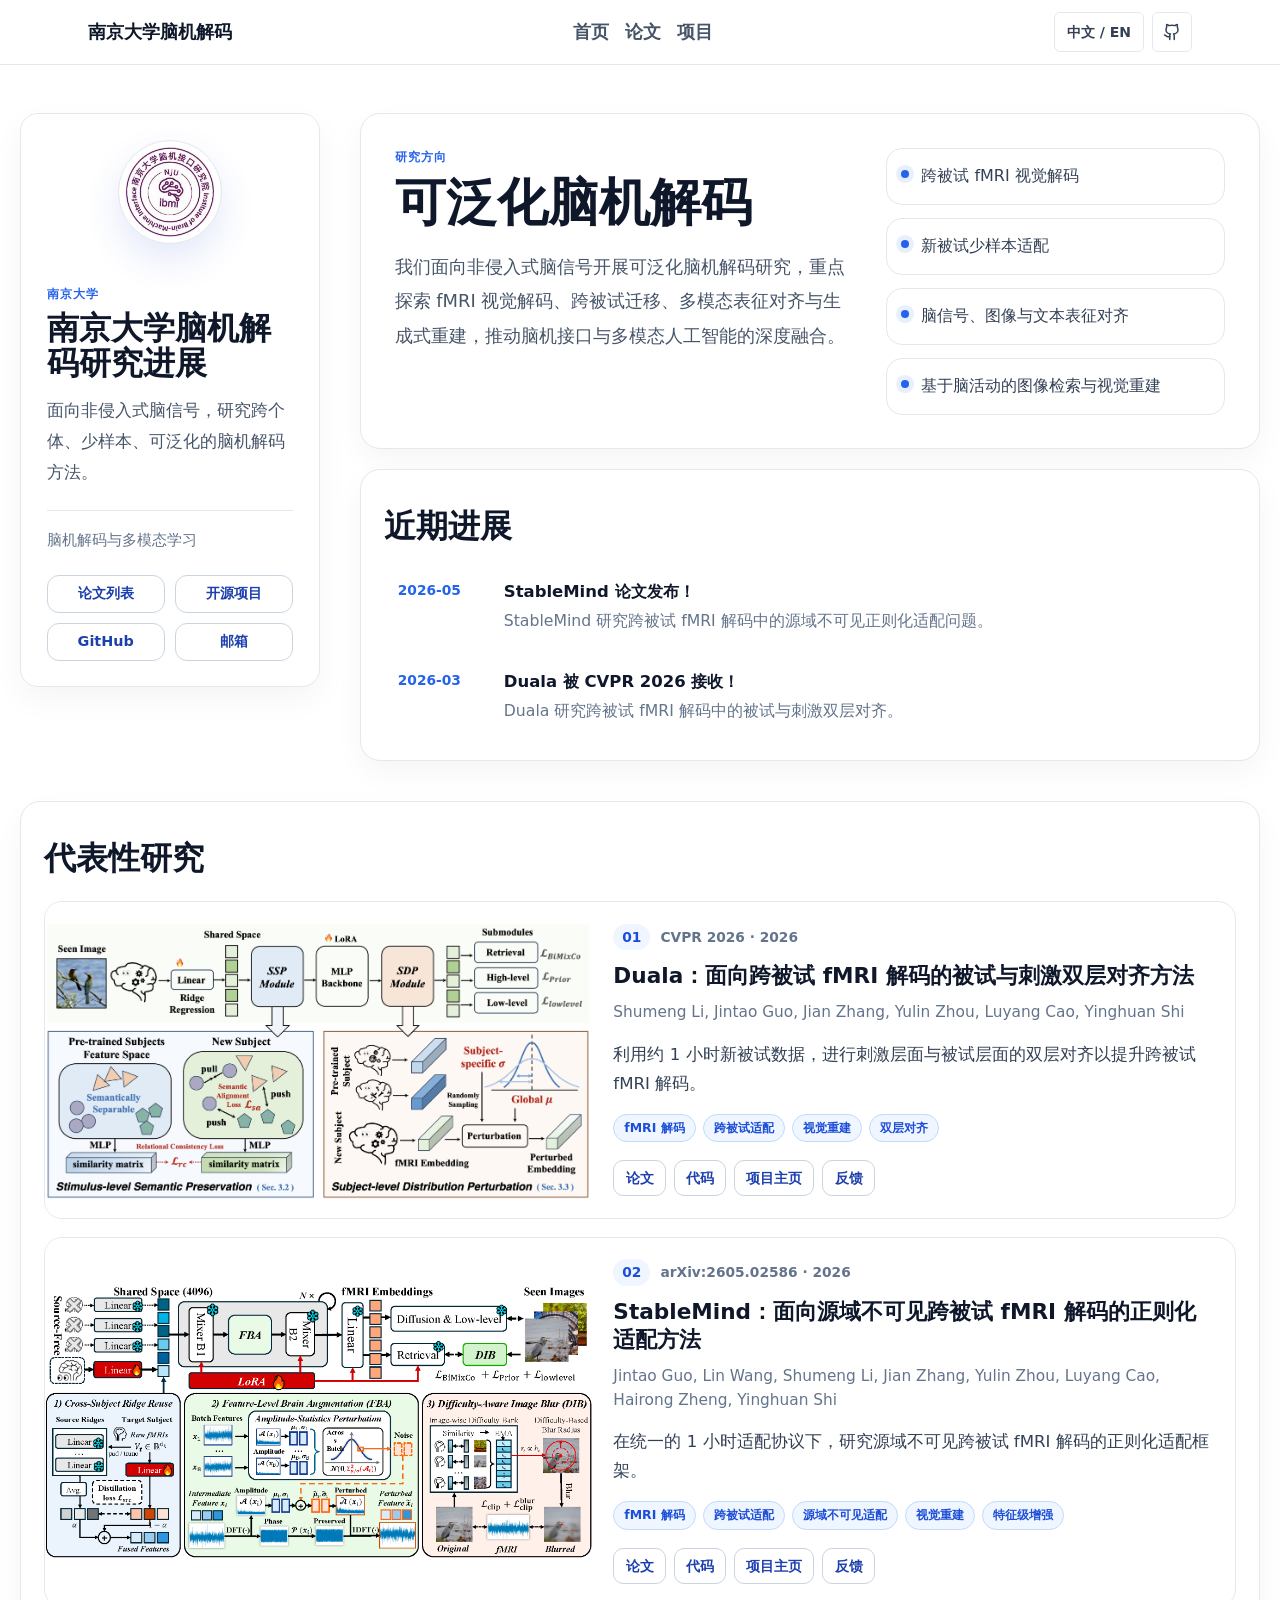
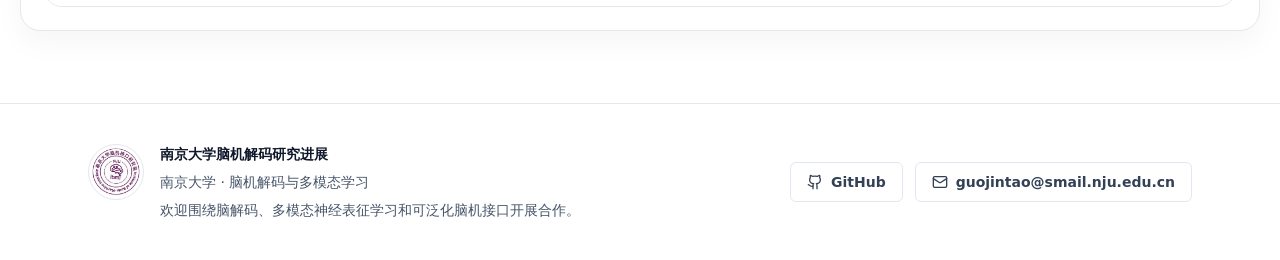
<file: index.html>
<!DOCTYPE html><html lang="zh-CN" data-locale="zh"> <head><meta charset="UTF-8"><meta name="description" content="南京大学脑机解码方向科研宣传主页，展示跨个体泛化、多模态脑信号理解、少样本适配与视觉刺激重建工作。"><meta name="viewport" content="width=device-width, initial-scale=1.0"><meta name="generator" content="Astro v5.18.2"><title>NJU Brain Decoding</title><script>
      (() => {
        const stored = localStorage.getItem("nju-brain-locale");
        const locale = stored === "zh" || stored === "en" ? stored : "zh";
        document.documentElement.dataset.locale = locale;
        document.documentElement.lang = locale === "zh" ? "zh-CN" : "en";
      })();
    </script><link rel="stylesheet" href="/_astro/index.Bi147SI-.css"></head> <body> <div class="site-background" aria-hidden="true"> <div class="nju-seal nju-seal-primary"> <span>南京大学</span> <strong>NJU</strong> <small>1902</small> </div> <div class="nju-seal nju-seal-secondary"> <span>南京大学</span> <strong>NJU</strong> <small>1902</small> </div> </div> <header class="sticky top-0 z-20 border-b border-slate-200 bg-white/95 backdrop-blur"><nav class="mx-auto flex max-w-6xl flex-wrap items-center justify-between gap-3 px-5 py-3 lg:px-6" aria-label="Main navigation"><a class="text-base font-bold text-ink md:text-lg" href="/" aria-label="NJU Brain Decoding"><span class="lang-en ">NJU Brain Decoding</span><span class="lang-zh ">南京大学脑机解码</span></a><div class="order-3 flex w-full items-center gap-4 overflow-x-auto border-t border-slate-100 pt-3 md:order-none md:w-auto md:border-0 md:pt-0"><a class="text-base font-semibold text-slate-600 transition hover:text-nju-700 md:text-lg" href="/"><span class="lang-en ">Home</span><span class="lang-zh ">首页</span></a><a class="text-base font-semibold text-slate-600 transition hover:text-nju-700 md:text-lg" href="/publications/"><span class="lang-en ">Publications</span><span class="lang-zh ">论文</span></a><a class="text-base font-semibold text-slate-600 transition hover:text-nju-700 md:text-lg" href="/projects/"><span class="lang-en ">Projects</span><span class="lang-zh ">项目</span></a></div><div class="flex items-center gap-2"><button class="lang-button" type="button" data-locale-toggle="true" aria-pressed="true">中文 / EN</button><a class="icon-link" href="https://github.com/NJU-BrainDecoding" aria-label="GitHub"><svg xmlns="http://www.w3.org/2000/svg" width="18" height="18" viewBox="0 0 24 24" fill="none" stroke="currentColor" stroke-width="2" stroke-linecap="round" stroke-linejoin="round" class="lucide lucide-github" aria-hidden="true"><path d="M15 22v-4a4.8 4.8 0 0 0-1-3.5c3 0 6-2 6-5.5.08-1.25-.27-2.48-1-3.5.28-1.15.28-2.35 0-3.5 0 0-1 0-3 1.5-2.64-.5-5.36-.5-8 0C6 2 5 2 5 2c-.3 1.15-.3 2.35 0 3.5A5.403 5.403 0 0 0 4 9c0 3.5 3 5.5 6 5.5-.39.49-.68 1.05-.85 1.65-.17.6-.22 1.23-.15 1.85v4"></path><path d="M9 18c-4.51 2-5-2-7-2"></path></svg></a></div></nav></header> <main>  <div class="homepage-shell"> <!-- Top: lab profile on the left, research/news summary on the right. --> <div class="top-grid"> <aside class="lab-sidebar"> <img class="lab-logo" src="/images/nju-bci-logo.png" alt="Nanjing University Brain-Machine Interface Institute logo"> <p class="sidebar-kicker"> <span class="lang-en ">Nanjing University</span><span class="lang-zh ">南京大学</span> </p> <h1> <span class="lang-en ">NJU Brain Decoding</span><span class="lang-zh ">南京大学脑机解码研究进展</span> </h1> <p class="lang-en sidebar-lead">We develop generalizable brain decoding methods for non-invasive neural signals.</p><p class="lang-zh sidebar-lead">面向非侵入式脑信号，研究跨个体、少样本、可泛化的脑机解码方法。</p> <div class="sidebar-meta"> <p> <span class="lang-en ">Brain Decoding and Multimodal Learning</span><span class="lang-zh ">脑机解码与多模态学习</span> </p> </div> <div class="sidebar-links"> <a href="/publications/"> <span class="lang-en ">Publications</span><span class="lang-zh ">论文列表</span> </a><a href="/projects/"> <span class="lang-en ">Projects</span><span class="lang-zh ">开源项目</span> </a><a href="https://github.com/NJU-BrainDecoding"> <span class="lang-en ">GitHub</span><span class="lang-zh ">GitHub</span> </a><a href="mailto:guojintao@smail.nju.edu.cn"> <span class="lang-en ">Email</span><span class="lang-zh ">邮箱</span> </a> </div> </aside> <div class="lab-main"> <!-- Research summary copy is maintained in src/data/site.ts. --> <section id="research" class="intro-panel"> <div> <p class="section-label"> <span class="lang-en ">Research</span><span class="lang-zh ">研究方向</span> </p> <h2> <span class="lang-en ">Generalizable Brain Decoding</span><span class="lang-zh ">可泛化脑机解码</span> </h2> <p class="lang-en intro-copy">We study how to decode visual and semantic information from brain signals when new-subject data are limited and neural responses vary across individuals.</p><p class="lang-zh intro-copy">我们面向非侵入式脑信号开展可泛化脑机解码研究，重点探索 fMRI 视觉解码、跨被试迁移、多模态表征对齐与生成式重建，推动脑机接口与多模态人工智能的深度融合。</p> </div> <div class="summary-list"> <div class="summary-item"> <span class="summary-dot"></span> <p><span class="lang-en ">Cross-subject fMRI visual decoding.</span><span class="lang-zh ">跨被试 fMRI 视觉解码</span></p> </div><div class="summary-item"> <span class="summary-dot"></span> <p><span class="lang-en ">Few-shot adaptation for new subjects.</span><span class="lang-zh ">新被试少样本适配</span></p> </div><div class="summary-item"> <span class="summary-dot"></span> <p><span class="lang-en ">Brain-image-text representation alignment.</span><span class="lang-zh ">脑信号、图像与文本表征对齐</span></p> </div><div class="summary-item"> <span class="summary-dot"></span> <p><span class="lang-en ">Visual retrieval and reconstruction from brain activity.</span><span class="lang-zh ">基于脑活动的图像检索与视觉重建</span></p> </div> </div> </section> <section class="news-strip"> <div class="section-heading-compact"> <h2> <span class="lang-en ">News</span><span class="lang-zh ">近期进展</span> </h2> </div> <div class="news-list-compact"> <a href="https://arxiv.org/pdf/2605.02586" class="news-row"> <time>2026-05</time> <div> <h3><span class="lang-en ">StableMind is released on arXiv!</span><span class="lang-zh ">StableMind 论文发布！</span></h3> <p><span class="lang-en ">StableMind studies source-free regularized adaptation for cross-subject fMRI decoding.</span><span class="lang-zh ">StableMind 研究跨被试 fMRI 解码中的源域不可见正则化适配问题。</span></p> </div> </a><a href="https://arxiv.org/pdf/2603.07625" class="news-row"> <time>2026-03</time> <div> <h3><span class="lang-en ">Duala is accepted by CVPR 2026!</span><span class="lang-zh ">Duala 被 CVPR 2026 接收！</span></h3> <p><span class="lang-en ">Duala studies dual-level alignment of subjects and stimuli for cross-subject fMRI decoding.</span><span class="lang-zh ">Duala 研究跨被试 fMRI 解码中的被试与刺激双层对齐。</span></p> </div> </a> </div> </section> </div> </div> <!-- Bottom: selected papers. Paper text/images are maintained in src/content/papers/*.md. --> <section class="works-section"> <div class="section-heading-compact"> <p class="section-label"> <span class="lang-en "></span><span class="lang-zh "></span> </p> <h2> <span class="lang-en ">Selected Research</span><span class="lang-zh ">代表性研究</span> </h2> </div> <div class="work-list"> <article class="work-card"> <div class="demo-slot">  <img src="/images/papers/duala/image1.png" alt="Duala method overview: stimulus-level semantic preservation and subject-level distribution perturbation." loading="lazy">  </div> <div class="work-body"> <div class="work-meta"> <span class="work-index">01</span> <span>CVPR 2026 · 2026</span> </div> <h3> <a class="work-title-link" href="/papers/duala/"> <span class="lang-en ">Duala: Dual-Level Alignment of Subjects and Stimuli for Cross-Subject fMRI Decoding</span><span class="lang-zh ">Duala：面向跨被试 fMRI 解码的被试与刺激双层对齐方法</span> </a> </h3> <p class="authors">Shumeng Li, Jintao Guo, Jian Zhang, Yulin Zhou, Luyang Cao, Yinghuan Shi</p> <p class="work-highlight"> <span class="lang-en ">Dual-level subject and stimulus alignment for cross-subject fMRI decoding with about one hour of adaptation data.</span><span class="lang-zh ">利用约 1 小时新被试数据，进行刺激层面与被试层面的双层对齐以提升跨被试 fMRI 解码。</span> </p> <div class="tag-row"> <span><span class="lang-en ">fMRI Decoding</span><span class="lang-zh ">fMRI 解码</span></span><span><span class="lang-en ">Cross-Subject Adaptation</span><span class="lang-zh ">跨被试适配</span></span><span><span class="lang-en ">Visual Reconstruction</span><span class="lang-zh ">视觉重建</span></span><span><span class="lang-en ">Dual-Level Alignment</span><span class="lang-zh ">双层对齐</span></span> </div> <div class="work-actions"> <a href="https://arxiv.org/pdf/2603.07625"><span class="lang-en ">Paper</span><span class="lang-zh ">论文</span></a> <a href="https://github.com/ShumengLI/Duala"><span class="lang-en ">Code</span><span class="lang-zh ">代码</span></a> <a href="https://nju-braindecoding.github.io/papers/duala/"><span class="lang-en ">Project</span><span class="lang-zh ">项目主页</span></a> <a href="https://github.com/ShumengLI/Duala/issues"><span class="lang-en ">Issues</span><span class="lang-zh ">反馈</span></a> </div> </div> </article><article class="work-card"> <div class="demo-slot">  <img src="/images/papers/stablemind/image1.png" alt="StableMind method framework" loading="lazy">  </div> <div class="work-body"> <div class="work-meta"> <span class="work-index">02</span> <span>arXiv:2605.02586 · 2026</span> </div> <h3> <a class="work-title-link" href="/papers/stablemind/"> <span class="lang-en ">StableMind: Source-Free Cross-Subject fMRI Decoding with Regularized Adaptation</span><span class="lang-zh ">StableMind：面向源域不可见跨被试 fMRI 解码的正则化适配方法</span> </a> </h3> <p class="authors">Jintao Guo, Lin Wang, Shumeng Li, Jian Zhang, Yulin Zhou, Luyang Cao, Hairong Zheng, Yinghuan Shi</p> <p class="work-highlight"> <span class="lang-en ">Source-free regularized adaptation for cross-subject fMRI decoding under a unified 1-hour adaptation protocol.</span><span class="lang-zh ">在统一的 1 小时适配协议下，研究源域不可见跨被试 fMRI 解码的正则化适配框架。</span> </p> <div class="tag-row"> <span><span class="lang-en ">fMRI Decoding</span><span class="lang-zh ">fMRI 解码</span></span><span><span class="lang-en ">Cross-Subject Adaptation</span><span class="lang-zh ">跨被试适配</span></span><span><span class="lang-en ">Source-Free Adaptation</span><span class="lang-zh ">源域不可见适配</span></span><span><span class="lang-en ">Visual Reconstruction</span><span class="lang-zh ">视觉重建</span></span><span><span class="lang-en ">Feature-Level Augmentation</span><span class="lang-zh ">特征级增强</span></span> </div> <div class="work-actions"> <a href="https://arxiv.org/pdf/2605.02586"><span class="lang-en ">Paper</span><span class="lang-zh ">论文</span></a> <a href="https://github.com/lingeringlight/StableMind"><span class="lang-en ">Code</span><span class="lang-zh ">代码</span></a> <a href="https://nju-braindecoding.github.io/papers/stablemind/"><span class="lang-en ">Project</span><span class="lang-zh ">项目主页</span></a> <a href="https://github.com/lingeringlight/StableMind/issues"><span class="lang-en ">Issues</span><span class="lang-zh ">反馈</span></a> </div> </div> </article> </div> </section> </div>  </main> <link rel="preload" as="image" href="/images/nju-bci-logo.png"/><footer class="border-t border-slate-200 bg-white"><div class="mx-auto grid max-w-6xl gap-6 px-5 py-10 text-sm text-slate-600 md:grid-cols-[1fr_auto] lg:px-6"><div class="footer-brand"><img src="/images/nju-bci-logo.png" alt="Nanjing University Brain-Machine Interface Institute logo"/><div><p class="font-semibold text-ink"><span class="lang-en ">NJU Brain Decoding</span><span class="lang-zh ">南京大学脑机解码研究进展</span></p><p class="lang-en mt-2">Nanjing University · Brain Decoding and Multimodal Learning</p><p class="lang-zh mt-2">南京大学 · 脑机解码与多模态学习</p><p class="lang-en mt-2">We welcome collaborations on brain decoding, multimodal neural representation learning, and generalizable brain-computer interfaces.</p><p class="lang-zh mt-2">欢迎围绕脑解码、多模态神经表征学习和可泛化脑机接口开展合作。</p></div></div><div class="flex flex-wrap items-center gap-3 md:justify-end"><a class="footer-link" href="https://github.com/NJU-BrainDecoding"><svg xmlns="http://www.w3.org/2000/svg" width="16" height="16" viewBox="0 0 24 24" fill="none" stroke="currentColor" stroke-width="2" stroke-linecap="round" stroke-linejoin="round" class="lucide lucide-github" aria-hidden="true"><path d="M15 22v-4a4.8 4.8 0 0 0-1-3.5c3 0 6-2 6-5.5.08-1.25-.27-2.48-1-3.5.28-1.15.28-2.35 0-3.5 0 0-1 0-3 1.5-2.64-.5-5.36-.5-8 0C6 2 5 2 5 2c-.3 1.15-.3 2.35 0 3.5A5.403 5.403 0 0 0 4 9c0 3.5 3 5.5 6 5.5-.39.49-.68 1.05-.85 1.65-.17.6-.22 1.23-.15 1.85v4"></path><path d="M9 18c-4.51 2-5-2-7-2"></path></svg>GitHub</a><a class="footer-link" href="mailto:guojintao@smail.nju.edu.cn"><svg xmlns="http://www.w3.org/2000/svg" width="16" height="16" viewBox="0 0 24 24" fill="none" stroke="currentColor" stroke-width="2" stroke-linecap="round" stroke-linejoin="round" class="lucide lucide-mail" aria-hidden="true"><path d="m22 7-8.991 5.727a2 2 0 0 1-2.009 0L2 7"></path><rect x="2" y="4" width="20" height="16" rx="2"></rect></svg>guojintao@smail.nju.edu.cn</a></div></div></footer> <script>
      (() => {
        const root = document.documentElement;
        const apply = (locale) => {
          root.dataset.locale = locale;
          root.lang = locale === "zh" ? "zh-CN" : "en";
          localStorage.setItem("nju-brain-locale", locale);
          document.querySelectorAll("[data-locale-toggle]").forEach((button) => {
            button.setAttribute("aria-pressed", String(locale === "zh"));
          });
        };
        document.querySelectorAll("[data-locale-toggle]").forEach((button) => {
          button.addEventListener("click", () => apply(root.dataset.locale === "zh" ? "en" : "zh"));
        });
        apply(root.dataset.locale || "zh");
      })();
    </script> </body> </html>
</file>
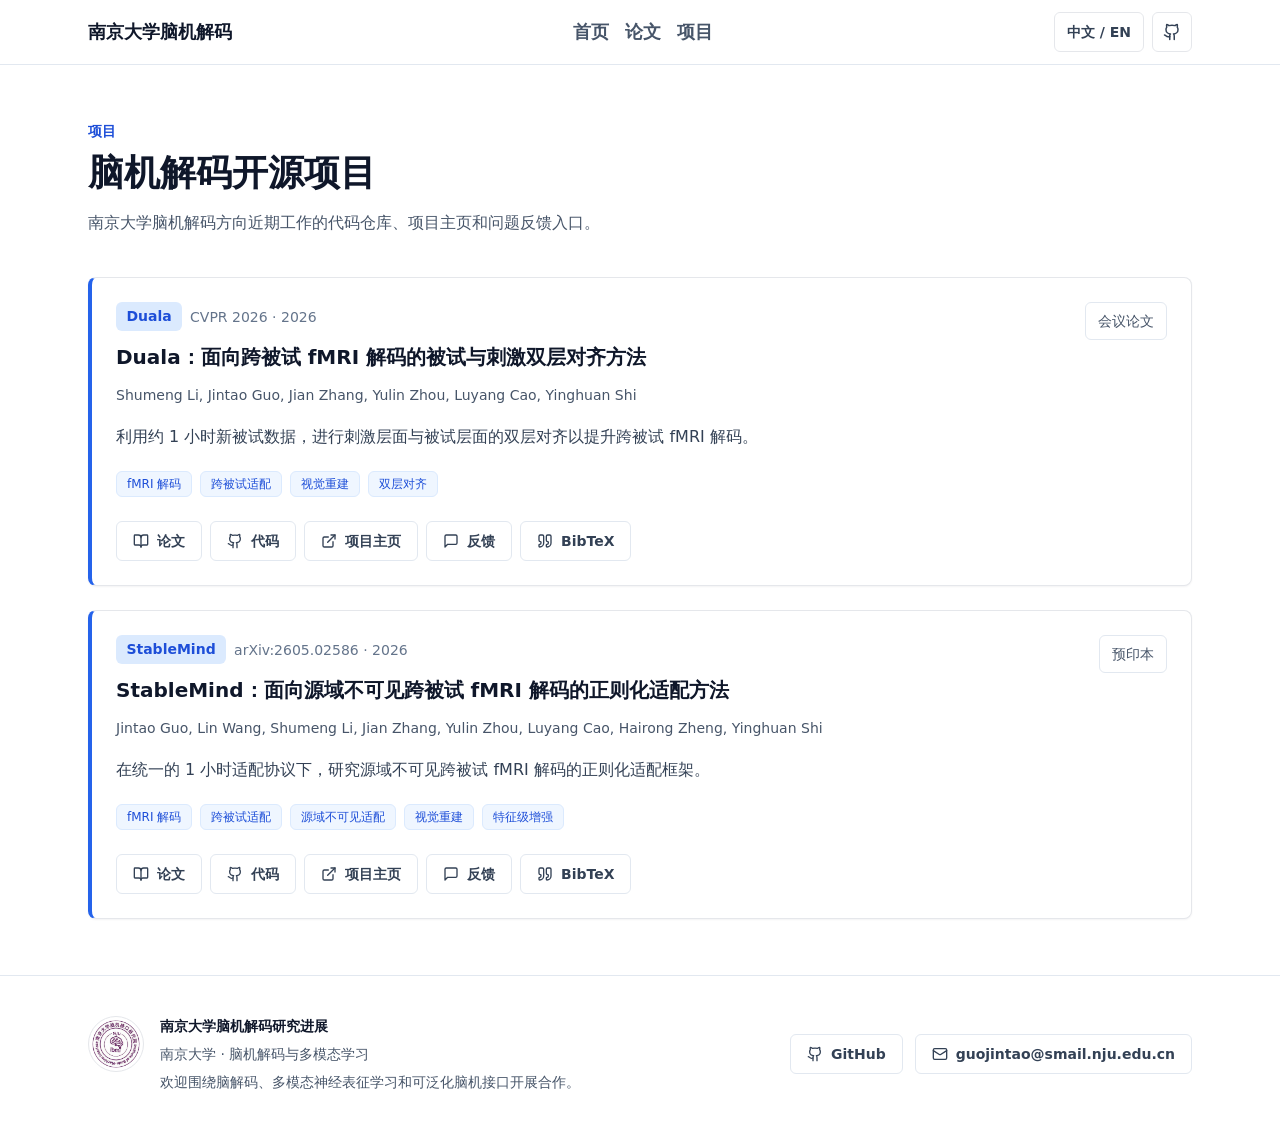
<file: projects/index.html>
<!DOCTYPE html><html lang="zh-CN" data-locale="zh"> <head><meta charset="UTF-8"><meta name="description" content="南京大学脑机解码方向科研宣传主页，展示跨个体泛化、多模态脑信号理解、少样本适配与视觉刺激重建工作。"><meta name="viewport" content="width=device-width, initial-scale=1.0"><meta name="generator" content="Astro v5.18.2"><title>Projects | NJU Brain Decoding</title><script>
      (() => {
        const stored = localStorage.getItem("nju-brain-locale");
        const locale = stored === "zh" || stored === "en" ? stored : "zh";
        document.documentElement.dataset.locale = locale;
        document.documentElement.lang = locale === "zh" ? "zh-CN" : "en";
      })();
    </script><link rel="stylesheet" href="/_astro/index.Bi147SI-.css"></head> <body> <div class="site-background" aria-hidden="true"> <div class="nju-seal nju-seal-primary"> <span>南京大学</span> <strong>NJU</strong> <small>1902</small> </div> <div class="nju-seal nju-seal-secondary"> <span>南京大学</span> <strong>NJU</strong> <small>1902</small> </div> </div> <header class="sticky top-0 z-20 border-b border-slate-200 bg-white/95 backdrop-blur"><nav class="mx-auto flex max-w-6xl flex-wrap items-center justify-between gap-3 px-5 py-3 lg:px-6" aria-label="Main navigation"><a class="text-base font-bold text-ink md:text-lg" href="/" aria-label="NJU Brain Decoding"><span class="lang-en ">NJU Brain Decoding</span><span class="lang-zh ">南京大学脑机解码</span></a><div class="order-3 flex w-full items-center gap-4 overflow-x-auto border-t border-slate-100 pt-3 md:order-none md:w-auto md:border-0 md:pt-0"><a class="text-base font-semibold text-slate-600 transition hover:text-nju-700 md:text-lg" href="/"><span class="lang-en ">Home</span><span class="lang-zh ">首页</span></a><a class="text-base font-semibold text-slate-600 transition hover:text-nju-700 md:text-lg" href="/publications/"><span class="lang-en ">Publications</span><span class="lang-zh ">论文</span></a><a class="text-base font-semibold text-slate-600 transition hover:text-nju-700 md:text-lg" href="/projects/"><span class="lang-en ">Projects</span><span class="lang-zh ">项目</span></a></div><div class="flex items-center gap-2"><button class="lang-button" type="button" data-locale-toggle="true" aria-pressed="true">中文 / EN</button><a class="icon-link" href="https://github.com/NJU-BrainDecoding" aria-label="GitHub"><svg xmlns="http://www.w3.org/2000/svg" width="18" height="18" viewBox="0 0 24 24" fill="none" stroke="currentColor" stroke-width="2" stroke-linecap="round" stroke-linejoin="round" class="lucide lucide-github" aria-hidden="true"><path d="M15 22v-4a4.8 4.8 0 0 0-1-3.5c3 0 6-2 6-5.5.08-1.25-.27-2.48-1-3.5.28-1.15.28-2.35 0-3.5 0 0-1 0-3 1.5-2.64-.5-5.36-.5-8 0C6 2 5 2 5 2c-.3 1.15-.3 2.35 0 3.5A5.403 5.403 0 0 0 4 9c0 3.5 3 5.5 6 5.5-.39.49-.68 1.05-.85 1.65-.17.6-.22 1.23-.15 1.85v4"></path><path d="M9 18c-4.51 2-5-2-7-2"></path></svg></a></div></nav></header> <main>  <section class="page-hero"> <p class="eyebrow"><span class="lang-en ">Projects</span><span class="lang-zh ">项目</span></p> <h1><span class="lang-en ">Open-source brain decoding projects</span><span class="lang-zh ">脑机解码开源项目</span></h1> <p class="lang-en ">Code repositories, project pages, and issue feedback channels for recent NJU Brain Decoding works.</p><p class="lang-zh ">南京大学脑机解码方向近期工作的代码仓库、项目主页和问题反馈入口。</p> </section> <section class="section pt-0"> <div class="grid gap-6"> <article class="paper-card"><div class="flex flex-col gap-4 md:flex-row md:justify-between"><div><div class="flex flex-wrap items-center gap-2"><span class="method-pill">Duala</span><span class="text-sm font-medium text-slate-500">CVPR 2026<!-- --> · <!-- -->2026</span></div><h3 class="mt-3 text-xl font-semibold leading-7 text-ink"><a class="paper-title-link" href="/papers/duala/"><span class="lang-en ">Duala: Dual-Level Alignment of Subjects and Stimuli for Cross-Subject fMRI Decoding</span><span class="lang-zh ">Duala：面向跨被试 fMRI 解码的被试与刺激双层对齐方法</span></a></h3><p class="mt-3 text-sm leading-6 text-slate-600">Shumeng Li, Jintao Guo, Jian Zhang, Yulin Zhou, Luyang Cao, Yinghuan Shi</p></div><p class="h-fit rounded-md border border-slate-200 bg-white px-3 py-2 text-sm font-medium text-slate-600"><span class="lang-en ">Conference paper</span><span class="lang-zh ">会议论文</span></p></div><p class="mt-4 text-base leading-7 text-slate-700"><span class="lang-en ">Dual-level subject and stimulus alignment for cross-subject fMRI decoding with about one hour of adaptation data.</span><span class="lang-zh ">利用约 1 小时新被试数据，进行刺激层面与被试层面的双层对齐以提升跨被试 fMRI 解码。</span></p><div class="mt-5 flex flex-wrap gap-2"><span class="tag"><span class="lang-en ">fMRI Decoding</span><span class="lang-zh ">fMRI 解码</span></span><span class="tag"><span class="lang-en ">Cross-Subject Adaptation</span><span class="lang-zh ">跨被试适配</span></span><span class="tag"><span class="lang-en ">Visual Reconstruction</span><span class="lang-zh ">视觉重建</span></span><span class="tag"><span class="lang-en ">Dual-Level Alignment</span><span class="lang-zh ">双层对齐</span></span></div><div class="mt-6 flex flex-wrap gap-2"><a class="paper-action" href="https://arxiv.org/pdf/2603.07625"><svg xmlns="http://www.w3.org/2000/svg" width="16" height="16" viewBox="0 0 24 24" fill="none" stroke="currentColor" stroke-width="2" stroke-linecap="round" stroke-linejoin="round" class="lucide lucide-book-open" aria-hidden="true"><path d="M12 7v14"></path><path d="M3 18a1 1 0 0 1-1-1V4a1 1 0 0 1 1-1h5a4 4 0 0 1 4 4 4 4 0 0 1 4-4h5a1 1 0 0 1 1 1v13a1 1 0 0 1-1 1h-6a3 3 0 0 0-3 3 3 3 0 0 0-3-3z"></path></svg><span class="lang-en ">Paper</span><span class="lang-zh ">论文</span></a><a class="paper-action" href="https://github.com/ShumengLI/Duala"><svg xmlns="http://www.w3.org/2000/svg" width="16" height="16" viewBox="0 0 24 24" fill="none" stroke="currentColor" stroke-width="2" stroke-linecap="round" stroke-linejoin="round" class="lucide lucide-github" aria-hidden="true"><path d="M15 22v-4a4.8 4.8 0 0 0-1-3.5c3 0 6-2 6-5.5.08-1.25-.27-2.48-1-3.5.28-1.15.28-2.35 0-3.5 0 0-1 0-3 1.5-2.64-.5-5.36-.5-8 0C6 2 5 2 5 2c-.3 1.15-.3 2.35 0 3.5A5.403 5.403 0 0 0 4 9c0 3.5 3 5.5 6 5.5-.39.49-.68 1.05-.85 1.65-.17.6-.22 1.23-.15 1.85v4"></path><path d="M9 18c-4.51 2-5-2-7-2"></path></svg><span class="lang-en ">Code</span><span class="lang-zh ">代码</span></a><a class="paper-action" href="https://nju-braindecoding.github.io/papers/duala/"><svg xmlns="http://www.w3.org/2000/svg" width="16" height="16" viewBox="0 0 24 24" fill="none" stroke="currentColor" stroke-width="2" stroke-linecap="round" stroke-linejoin="round" class="lucide lucide-external-link" aria-hidden="true"><path d="M15 3h6v6"></path><path d="M10 14 21 3"></path><path d="M18 13v6a2 2 0 0 1-2 2H5a2 2 0 0 1-2-2V8a2 2 0 0 1 2-2h6"></path></svg><span class="lang-en ">Project Page</span><span class="lang-zh ">项目主页</span></a><a class="paper-action" href="https://github.com/ShumengLI/Duala/issues"><svg xmlns="http://www.w3.org/2000/svg" width="16" height="16" viewBox="0 0 24 24" fill="none" stroke="currentColor" stroke-width="2" stroke-linecap="round" stroke-linejoin="round" class="lucide lucide-message-square" aria-hidden="true"><path d="M21 15a2 2 0 0 1-2 2H7l-4 4V5a2 2 0 0 1 2-2h14a2 2 0 0 1 2 2z"></path></svg><span class="lang-en ">Issues</span><span class="lang-zh ">反馈</span></a><details class="bibtex-details"><summary><svg xmlns="http://www.w3.org/2000/svg" width="16" height="16" viewBox="0 0 24 24" fill="none" stroke="currentColor" stroke-width="2" stroke-linecap="round" stroke-linejoin="round" class="lucide lucide-quote" aria-hidden="true"><path d="M16 3a2 2 0 0 0-2 2v6a2 2 0 0 0 2 2 1 1 0 0 1 1 1v1a2 2 0 0 1-2 2 1 1 0 0 0-1 1v2a1 1 0 0 0 1 1 6 6 0 0 0 6-6V5a2 2 0 0 0-2-2z"></path><path d="M5 3a2 2 0 0 0-2 2v6a2 2 0 0 0 2 2 1 1 0 0 1 1 1v1a2 2 0 0 1-2 2 1 1 0 0 0-1 1v2a1 1 0 0 0 1 1 6 6 0 0 0 6-6V5a2 2 0 0 0-2-2z"></path></svg>BibTeX</summary><pre>@inproceedings{li2026duala,
  title={Duala: Dual-Level Alignment of Subjects and Stimuli for Cross-Subject fMRI Decoding},
  author={Li, Shumeng and Guo, Jintao and Zhang, Jian and Zhou, Yulin and Cao, Luyang and Shi, Yinghuan},
  booktitle={Proceedings of the IEEE/CVF conference on computer vision and pattern recognition},
  year={2026}
}</pre></details></div></article><article class="paper-card"><div class="flex flex-col gap-4 md:flex-row md:justify-between"><div><div class="flex flex-wrap items-center gap-2"><span class="method-pill">StableMind</span><span class="text-sm font-medium text-slate-500">arXiv:2605.02586<!-- --> · <!-- -->2026</span></div><h3 class="mt-3 text-xl font-semibold leading-7 text-ink"><a class="paper-title-link" href="/papers/stablemind/"><span class="lang-en ">StableMind: Source-Free Cross-Subject fMRI Decoding with Regularized Adaptation</span><span class="lang-zh ">StableMind：面向源域不可见跨被试 fMRI 解码的正则化适配方法</span></a></h3><p class="mt-3 text-sm leading-6 text-slate-600">Jintao Guo, Lin Wang, Shumeng Li, Jian Zhang, Yulin Zhou, Luyang Cao, Hairong Zheng, Yinghuan Shi</p></div><p class="h-fit rounded-md border border-slate-200 bg-white px-3 py-2 text-sm font-medium text-slate-600"><span class="lang-en ">Preprint</span><span class="lang-zh ">预印本</span></p></div><p class="mt-4 text-base leading-7 text-slate-700"><span class="lang-en ">Source-free regularized adaptation for cross-subject fMRI decoding under a unified 1-hour adaptation protocol.</span><span class="lang-zh ">在统一的 1 小时适配协议下，研究源域不可见跨被试 fMRI 解码的正则化适配框架。</span></p><div class="mt-5 flex flex-wrap gap-2"><span class="tag"><span class="lang-en ">fMRI Decoding</span><span class="lang-zh ">fMRI 解码</span></span><span class="tag"><span class="lang-en ">Cross-Subject Adaptation</span><span class="lang-zh ">跨被试适配</span></span><span class="tag"><span class="lang-en ">Source-Free Adaptation</span><span class="lang-zh ">源域不可见适配</span></span><span class="tag"><span class="lang-en ">Visual Reconstruction</span><span class="lang-zh ">视觉重建</span></span><span class="tag"><span class="lang-en ">Feature-Level Augmentation</span><span class="lang-zh ">特征级增强</span></span></div><div class="mt-6 flex flex-wrap gap-2"><a class="paper-action" href="https://arxiv.org/pdf/2605.02586"><svg xmlns="http://www.w3.org/2000/svg" width="16" height="16" viewBox="0 0 24 24" fill="none" stroke="currentColor" stroke-width="2" stroke-linecap="round" stroke-linejoin="round" class="lucide lucide-book-open" aria-hidden="true"><path d="M12 7v14"></path><path d="M3 18a1 1 0 0 1-1-1V4a1 1 0 0 1 1-1h5a4 4 0 0 1 4 4 4 4 0 0 1 4-4h5a1 1 0 0 1 1 1v13a1 1 0 0 1-1 1h-6a3 3 0 0 0-3 3 3 3 0 0 0-3-3z"></path></svg><span class="lang-en ">Paper</span><span class="lang-zh ">论文</span></a><a class="paper-action" href="https://github.com/lingeringlight/StableMind"><svg xmlns="http://www.w3.org/2000/svg" width="16" height="16" viewBox="0 0 24 24" fill="none" stroke="currentColor" stroke-width="2" stroke-linecap="round" stroke-linejoin="round" class="lucide lucide-github" aria-hidden="true"><path d="M15 22v-4a4.8 4.8 0 0 0-1-3.5c3 0 6-2 6-5.5.08-1.25-.27-2.48-1-3.5.28-1.15.28-2.35 0-3.5 0 0-1 0-3 1.5-2.64-.5-5.36-.5-8 0C6 2 5 2 5 2c-.3 1.15-.3 2.35 0 3.5A5.403 5.403 0 0 0 4 9c0 3.5 3 5.5 6 5.5-.39.49-.68 1.05-.85 1.65-.17.6-.22 1.23-.15 1.85v4"></path><path d="M9 18c-4.51 2-5-2-7-2"></path></svg><span class="lang-en ">Code</span><span class="lang-zh ">代码</span></a><a class="paper-action" href="https://nju-braindecoding.github.io/papers/stablemind/"><svg xmlns="http://www.w3.org/2000/svg" width="16" height="16" viewBox="0 0 24 24" fill="none" stroke="currentColor" stroke-width="2" stroke-linecap="round" stroke-linejoin="round" class="lucide lucide-external-link" aria-hidden="true"><path d="M15 3h6v6"></path><path d="M10 14 21 3"></path><path d="M18 13v6a2 2 0 0 1-2 2H5a2 2 0 0 1-2-2V8a2 2 0 0 1 2-2h6"></path></svg><span class="lang-en ">Project Page</span><span class="lang-zh ">项目主页</span></a><a class="paper-action" href="https://github.com/lingeringlight/StableMind/issues"><svg xmlns="http://www.w3.org/2000/svg" width="16" height="16" viewBox="0 0 24 24" fill="none" stroke="currentColor" stroke-width="2" stroke-linecap="round" stroke-linejoin="round" class="lucide lucide-message-square" aria-hidden="true"><path d="M21 15a2 2 0 0 1-2 2H7l-4 4V5a2 2 0 0 1 2-2h14a2 2 0 0 1 2 2z"></path></svg><span class="lang-en ">Issues</span><span class="lang-zh ">反馈</span></a><details class="bibtex-details"><summary><svg xmlns="http://www.w3.org/2000/svg" width="16" height="16" viewBox="0 0 24 24" fill="none" stroke="currentColor" stroke-width="2" stroke-linecap="round" stroke-linejoin="round" class="lucide lucide-quote" aria-hidden="true"><path d="M16 3a2 2 0 0 0-2 2v6a2 2 0 0 0 2 2 1 1 0 0 1 1 1v1a2 2 0 0 1-2 2 1 1 0 0 0-1 1v2a1 1 0 0 0 1 1 6 6 0 0 0 6-6V5a2 2 0 0 0-2-2z"></path><path d="M5 3a2 2 0 0 0-2 2v6a2 2 0 0 0 2 2 1 1 0 0 1 1 1v1a2 2 0 0 1-2 2 1 1 0 0 0-1 1v2a1 1 0 0 0 1 1 6 6 0 0 0 6-6V5a2 2 0 0 0-2-2z"></path></svg>BibTeX</summary><pre>@article{guo2026stablemind,
  title={StableMind: Source-Free Cross-Subject fMRI Decoding with Regularized Adaptation},
  author={Guo, Jintao and Wang, Lin and Li, Shumeng and Zhang, Jian and Zhou, Yulin and Cao, Luyang and Zheng, Hairong and Shi, Yinghuan},
  journal={arXiv preprint arXiv:2605.02586},
  year={2026}
}</pre></details></div></article> </div> </section>  </main> <link rel="preload" as="image" href="/images/nju-bci-logo.png"/><footer class="border-t border-slate-200 bg-white"><div class="mx-auto grid max-w-6xl gap-6 px-5 py-10 text-sm text-slate-600 md:grid-cols-[1fr_auto] lg:px-6"><div class="footer-brand"><img src="/images/nju-bci-logo.png" alt="Nanjing University Brain-Machine Interface Institute logo"/><div><p class="font-semibold text-ink"><span class="lang-en ">NJU Brain Decoding</span><span class="lang-zh ">南京大学脑机解码研究进展</span></p><p class="lang-en mt-2">Nanjing University · Brain Decoding and Multimodal Learning</p><p class="lang-zh mt-2">南京大学 · 脑机解码与多模态学习</p><p class="lang-en mt-2">We welcome collaborations on brain decoding, multimodal neural representation learning, and generalizable brain-computer interfaces.</p><p class="lang-zh mt-2">欢迎围绕脑解码、多模态神经表征学习和可泛化脑机接口开展合作。</p></div></div><div class="flex flex-wrap items-center gap-3 md:justify-end"><a class="footer-link" href="https://github.com/NJU-BrainDecoding"><svg xmlns="http://www.w3.org/2000/svg" width="16" height="16" viewBox="0 0 24 24" fill="none" stroke="currentColor" stroke-width="2" stroke-linecap="round" stroke-linejoin="round" class="lucide lucide-github" aria-hidden="true"><path d="M15 22v-4a4.8 4.8 0 0 0-1-3.5c3 0 6-2 6-5.5.08-1.25-.27-2.48-1-3.5.28-1.15.28-2.35 0-3.5 0 0-1 0-3 1.5-2.64-.5-5.36-.5-8 0C6 2 5 2 5 2c-.3 1.15-.3 2.35 0 3.5A5.403 5.403 0 0 0 4 9c0 3.5 3 5.5 6 5.5-.39.49-.68 1.05-.85 1.65-.17.6-.22 1.23-.15 1.85v4"></path><path d="M9 18c-4.51 2-5-2-7-2"></path></svg>GitHub</a><a class="footer-link" href="mailto:guojintao@smail.nju.edu.cn"><svg xmlns="http://www.w3.org/2000/svg" width="16" height="16" viewBox="0 0 24 24" fill="none" stroke="currentColor" stroke-width="2" stroke-linecap="round" stroke-linejoin="round" class="lucide lucide-mail" aria-hidden="true"><path d="m22 7-8.991 5.727a2 2 0 0 1-2.009 0L2 7"></path><rect x="2" y="4" width="20" height="16" rx="2"></rect></svg>guojintao@smail.nju.edu.cn</a></div></div></footer> <script>
      (() => {
        const root = document.documentElement;
        const apply = (locale) => {
          root.dataset.locale = locale;
          root.lang = locale === "zh" ? "zh-CN" : "en";
          localStorage.setItem("nju-brain-locale", locale);
          document.querySelectorAll("[data-locale-toggle]").forEach((button) => {
            button.setAttribute("aria-pressed", String(locale === "zh"));
          });
        };
        document.querySelectorAll("[data-locale-toggle]").forEach((button) => {
          button.addEventListener("click", () => apply(root.dataset.locale === "zh" ? "en" : "zh"));
        });
        apply(root.dataset.locale || "zh");
      })();
    </script> </body> </html>
</file>
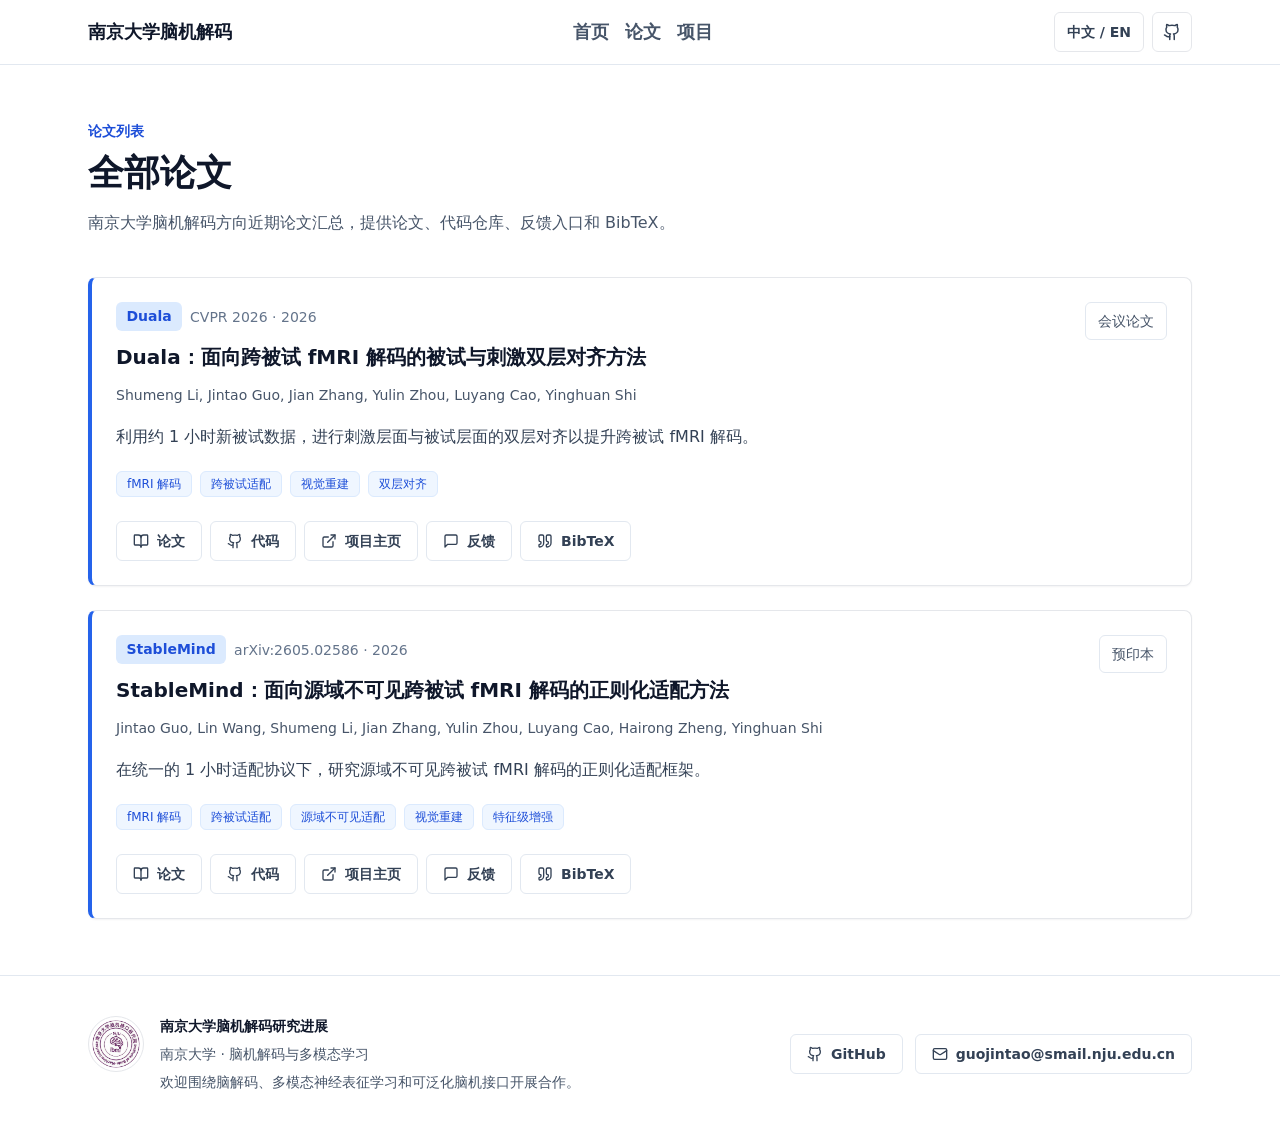
<file: publications/index.html>
<!DOCTYPE html><html lang="zh-CN" data-locale="zh"> <head><meta charset="UTF-8"><meta name="description" content="南京大学脑机解码方向科研宣传主页，展示跨个体泛化、多模态脑信号理解、少样本适配与视觉刺激重建工作。"><meta name="viewport" content="width=device-width, initial-scale=1.0"><meta name="generator" content="Astro v5.18.2"><title>Publications | NJU Brain Decoding</title><script>
      (() => {
        const stored = localStorage.getItem("nju-brain-locale");
        const locale = stored === "zh" || stored === "en" ? stored : "zh";
        document.documentElement.dataset.locale = locale;
        document.documentElement.lang = locale === "zh" ? "zh-CN" : "en";
      })();
    </script><link rel="stylesheet" href="/_astro/index.Bi147SI-.css"></head> <body> <div class="site-background" aria-hidden="true"> <div class="nju-seal nju-seal-primary"> <span>南京大学</span> <strong>NJU</strong> <small>1902</small> </div> <div class="nju-seal nju-seal-secondary"> <span>南京大学</span> <strong>NJU</strong> <small>1902</small> </div> </div> <header class="sticky top-0 z-20 border-b border-slate-200 bg-white/95 backdrop-blur"><nav class="mx-auto flex max-w-6xl flex-wrap items-center justify-between gap-3 px-5 py-3 lg:px-6" aria-label="Main navigation"><a class="text-base font-bold text-ink md:text-lg" href="/" aria-label="NJU Brain Decoding"><span class="lang-en ">NJU Brain Decoding</span><span class="lang-zh ">南京大学脑机解码</span></a><div class="order-3 flex w-full items-center gap-4 overflow-x-auto border-t border-slate-100 pt-3 md:order-none md:w-auto md:border-0 md:pt-0"><a class="text-base font-semibold text-slate-600 transition hover:text-nju-700 md:text-lg" href="/"><span class="lang-en ">Home</span><span class="lang-zh ">首页</span></a><a class="text-base font-semibold text-slate-600 transition hover:text-nju-700 md:text-lg" href="/publications/"><span class="lang-en ">Publications</span><span class="lang-zh ">论文</span></a><a class="text-base font-semibold text-slate-600 transition hover:text-nju-700 md:text-lg" href="/projects/"><span class="lang-en ">Projects</span><span class="lang-zh ">项目</span></a></div><div class="flex items-center gap-2"><button class="lang-button" type="button" data-locale-toggle="true" aria-pressed="true">中文 / EN</button><a class="icon-link" href="https://github.com/NJU-BrainDecoding" aria-label="GitHub"><svg xmlns="http://www.w3.org/2000/svg" width="18" height="18" viewBox="0 0 24 24" fill="none" stroke="currentColor" stroke-width="2" stroke-linecap="round" stroke-linejoin="round" class="lucide lucide-github" aria-hidden="true"><path d="M15 22v-4a4.8 4.8 0 0 0-1-3.5c3 0 6-2 6-5.5.08-1.25-.27-2.48-1-3.5.28-1.15.28-2.35 0-3.5 0 0-1 0-3 1.5-2.64-.5-5.36-.5-8 0C6 2 5 2 5 2c-.3 1.15-.3 2.35 0 3.5A5.403 5.403 0 0 0 4 9c0 3.5 3 5.5 6 5.5-.39.49-.68 1.05-.85 1.65-.17.6-.22 1.23-.15 1.85v4"></path><path d="M9 18c-4.51 2-5-2-7-2"></path></svg></a></div></nav></header> <main>  <section class="page-hero"> <p class="eyebrow"><span class="lang-en ">Publications</span><span class="lang-zh ">论文列表</span></p> <h1><span class="lang-en ">All papers</span><span class="lang-zh ">全部论文</span></h1> <p class="lang-en ">Recent NJU Brain Decoding publications with paper pages, code repositories, issue feedback, and BibTeX entries.</p><p class="lang-zh ">南京大学脑机解码方向近期论文汇总，提供论文、代码仓库、反馈入口和 BibTeX。</p> </section> <section class="section pt-0"> <div class="grid gap-6"> <article class="paper-card"><div class="flex flex-col gap-4 md:flex-row md:justify-between"><div><div class="flex flex-wrap items-center gap-2"><span class="method-pill">Duala</span><span class="text-sm font-medium text-slate-500">CVPR 2026<!-- --> · <!-- -->2026</span></div><h3 class="mt-3 text-xl font-semibold leading-7 text-ink"><a class="paper-title-link" href="/papers/duala/"><span class="lang-en ">Duala: Dual-Level Alignment of Subjects and Stimuli for Cross-Subject fMRI Decoding</span><span class="lang-zh ">Duala：面向跨被试 fMRI 解码的被试与刺激双层对齐方法</span></a></h3><p class="mt-3 text-sm leading-6 text-slate-600">Shumeng Li, Jintao Guo, Jian Zhang, Yulin Zhou, Luyang Cao, Yinghuan Shi</p></div><p class="h-fit rounded-md border border-slate-200 bg-white px-3 py-2 text-sm font-medium text-slate-600"><span class="lang-en ">Conference paper</span><span class="lang-zh ">会议论文</span></p></div><p class="mt-4 text-base leading-7 text-slate-700"><span class="lang-en ">Dual-level subject and stimulus alignment for cross-subject fMRI decoding with about one hour of adaptation data.</span><span class="lang-zh ">利用约 1 小时新被试数据，进行刺激层面与被试层面的双层对齐以提升跨被试 fMRI 解码。</span></p><div class="mt-5 flex flex-wrap gap-2"><span class="tag"><span class="lang-en ">fMRI Decoding</span><span class="lang-zh ">fMRI 解码</span></span><span class="tag"><span class="lang-en ">Cross-Subject Adaptation</span><span class="lang-zh ">跨被试适配</span></span><span class="tag"><span class="lang-en ">Visual Reconstruction</span><span class="lang-zh ">视觉重建</span></span><span class="tag"><span class="lang-en ">Dual-Level Alignment</span><span class="lang-zh ">双层对齐</span></span></div><div class="mt-6 flex flex-wrap gap-2"><a class="paper-action" href="https://arxiv.org/pdf/2603.07625"><svg xmlns="http://www.w3.org/2000/svg" width="16" height="16" viewBox="0 0 24 24" fill="none" stroke="currentColor" stroke-width="2" stroke-linecap="round" stroke-linejoin="round" class="lucide lucide-book-open" aria-hidden="true"><path d="M12 7v14"></path><path d="M3 18a1 1 0 0 1-1-1V4a1 1 0 0 1 1-1h5a4 4 0 0 1 4 4 4 4 0 0 1 4-4h5a1 1 0 0 1 1 1v13a1 1 0 0 1-1 1h-6a3 3 0 0 0-3 3 3 3 0 0 0-3-3z"></path></svg><span class="lang-en ">Paper</span><span class="lang-zh ">论文</span></a><a class="paper-action" href="https://github.com/ShumengLI/Duala"><svg xmlns="http://www.w3.org/2000/svg" width="16" height="16" viewBox="0 0 24 24" fill="none" stroke="currentColor" stroke-width="2" stroke-linecap="round" stroke-linejoin="round" class="lucide lucide-github" aria-hidden="true"><path d="M15 22v-4a4.8 4.8 0 0 0-1-3.5c3 0 6-2 6-5.5.08-1.25-.27-2.48-1-3.5.28-1.15.28-2.35 0-3.5 0 0-1 0-3 1.5-2.64-.5-5.36-.5-8 0C6 2 5 2 5 2c-.3 1.15-.3 2.35 0 3.5A5.403 5.403 0 0 0 4 9c0 3.5 3 5.5 6 5.5-.39.49-.68 1.05-.85 1.65-.17.6-.22 1.23-.15 1.85v4"></path><path d="M9 18c-4.51 2-5-2-7-2"></path></svg><span class="lang-en ">Code</span><span class="lang-zh ">代码</span></a><a class="paper-action" href="https://nju-braindecoding.github.io/papers/duala/"><svg xmlns="http://www.w3.org/2000/svg" width="16" height="16" viewBox="0 0 24 24" fill="none" stroke="currentColor" stroke-width="2" stroke-linecap="round" stroke-linejoin="round" class="lucide lucide-external-link" aria-hidden="true"><path d="M15 3h6v6"></path><path d="M10 14 21 3"></path><path d="M18 13v6a2 2 0 0 1-2 2H5a2 2 0 0 1-2-2V8a2 2 0 0 1 2-2h6"></path></svg><span class="lang-en ">Project Page</span><span class="lang-zh ">项目主页</span></a><a class="paper-action" href="https://github.com/ShumengLI/Duala/issues"><svg xmlns="http://www.w3.org/2000/svg" width="16" height="16" viewBox="0 0 24 24" fill="none" stroke="currentColor" stroke-width="2" stroke-linecap="round" stroke-linejoin="round" class="lucide lucide-message-square" aria-hidden="true"><path d="M21 15a2 2 0 0 1-2 2H7l-4 4V5a2 2 0 0 1 2-2h14a2 2 0 0 1 2 2z"></path></svg><span class="lang-en ">Issues</span><span class="lang-zh ">反馈</span></a><details class="bibtex-details"><summary><svg xmlns="http://www.w3.org/2000/svg" width="16" height="16" viewBox="0 0 24 24" fill="none" stroke="currentColor" stroke-width="2" stroke-linecap="round" stroke-linejoin="round" class="lucide lucide-quote" aria-hidden="true"><path d="M16 3a2 2 0 0 0-2 2v6a2 2 0 0 0 2 2 1 1 0 0 1 1 1v1a2 2 0 0 1-2 2 1 1 0 0 0-1 1v2a1 1 0 0 0 1 1 6 6 0 0 0 6-6V5a2 2 0 0 0-2-2z"></path><path d="M5 3a2 2 0 0 0-2 2v6a2 2 0 0 0 2 2 1 1 0 0 1 1 1v1a2 2 0 0 1-2 2 1 1 0 0 0-1 1v2a1 1 0 0 0 1 1 6 6 0 0 0 6-6V5a2 2 0 0 0-2-2z"></path></svg>BibTeX</summary><pre>@inproceedings{li2026duala,
  title={Duala: Dual-Level Alignment of Subjects and Stimuli for Cross-Subject fMRI Decoding},
  author={Li, Shumeng and Guo, Jintao and Zhang, Jian and Zhou, Yulin and Cao, Luyang and Shi, Yinghuan},
  booktitle={Proceedings of the IEEE/CVF conference on computer vision and pattern recognition},
  year={2026}
}</pre></details></div></article><article class="paper-card"><div class="flex flex-col gap-4 md:flex-row md:justify-between"><div><div class="flex flex-wrap items-center gap-2"><span class="method-pill">StableMind</span><span class="text-sm font-medium text-slate-500">arXiv:2605.02586<!-- --> · <!-- -->2026</span></div><h3 class="mt-3 text-xl font-semibold leading-7 text-ink"><a class="paper-title-link" href="/papers/stablemind/"><span class="lang-en ">StableMind: Source-Free Cross-Subject fMRI Decoding with Regularized Adaptation</span><span class="lang-zh ">StableMind：面向源域不可见跨被试 fMRI 解码的正则化适配方法</span></a></h3><p class="mt-3 text-sm leading-6 text-slate-600">Jintao Guo, Lin Wang, Shumeng Li, Jian Zhang, Yulin Zhou, Luyang Cao, Hairong Zheng, Yinghuan Shi</p></div><p class="h-fit rounded-md border border-slate-200 bg-white px-3 py-2 text-sm font-medium text-slate-600"><span class="lang-en ">Preprint</span><span class="lang-zh ">预印本</span></p></div><p class="mt-4 text-base leading-7 text-slate-700"><span class="lang-en ">Source-free regularized adaptation for cross-subject fMRI decoding under a unified 1-hour adaptation protocol.</span><span class="lang-zh ">在统一的 1 小时适配协议下，研究源域不可见跨被试 fMRI 解码的正则化适配框架。</span></p><div class="mt-5 flex flex-wrap gap-2"><span class="tag"><span class="lang-en ">fMRI Decoding</span><span class="lang-zh ">fMRI 解码</span></span><span class="tag"><span class="lang-en ">Cross-Subject Adaptation</span><span class="lang-zh ">跨被试适配</span></span><span class="tag"><span class="lang-en ">Source-Free Adaptation</span><span class="lang-zh ">源域不可见适配</span></span><span class="tag"><span class="lang-en ">Visual Reconstruction</span><span class="lang-zh ">视觉重建</span></span><span class="tag"><span class="lang-en ">Feature-Level Augmentation</span><span class="lang-zh ">特征级增强</span></span></div><div class="mt-6 flex flex-wrap gap-2"><a class="paper-action" href="https://arxiv.org/pdf/2605.02586"><svg xmlns="http://www.w3.org/2000/svg" width="16" height="16" viewBox="0 0 24 24" fill="none" stroke="currentColor" stroke-width="2" stroke-linecap="round" stroke-linejoin="round" class="lucide lucide-book-open" aria-hidden="true"><path d="M12 7v14"></path><path d="M3 18a1 1 0 0 1-1-1V4a1 1 0 0 1 1-1h5a4 4 0 0 1 4 4 4 4 0 0 1 4-4h5a1 1 0 0 1 1 1v13a1 1 0 0 1-1 1h-6a3 3 0 0 0-3 3 3 3 0 0 0-3-3z"></path></svg><span class="lang-en ">Paper</span><span class="lang-zh ">论文</span></a><a class="paper-action" href="https://github.com/lingeringlight/StableMind"><svg xmlns="http://www.w3.org/2000/svg" width="16" height="16" viewBox="0 0 24 24" fill="none" stroke="currentColor" stroke-width="2" stroke-linecap="round" stroke-linejoin="round" class="lucide lucide-github" aria-hidden="true"><path d="M15 22v-4a4.8 4.8 0 0 0-1-3.5c3 0 6-2 6-5.5.08-1.25-.27-2.48-1-3.5.28-1.15.28-2.35 0-3.5 0 0-1 0-3 1.5-2.64-.5-5.36-.5-8 0C6 2 5 2 5 2c-.3 1.15-.3 2.35 0 3.5A5.403 5.403 0 0 0 4 9c0 3.5 3 5.5 6 5.5-.39.49-.68 1.05-.85 1.65-.17.6-.22 1.23-.15 1.85v4"></path><path d="M9 18c-4.51 2-5-2-7-2"></path></svg><span class="lang-en ">Code</span><span class="lang-zh ">代码</span></a><a class="paper-action" href="https://nju-braindecoding.github.io/papers/stablemind/"><svg xmlns="http://www.w3.org/2000/svg" width="16" height="16" viewBox="0 0 24 24" fill="none" stroke="currentColor" stroke-width="2" stroke-linecap="round" stroke-linejoin="round" class="lucide lucide-external-link" aria-hidden="true"><path d="M15 3h6v6"></path><path d="M10 14 21 3"></path><path d="M18 13v6a2 2 0 0 1-2 2H5a2 2 0 0 1-2-2V8a2 2 0 0 1 2-2h6"></path></svg><span class="lang-en ">Project Page</span><span class="lang-zh ">项目主页</span></a><a class="paper-action" href="https://github.com/lingeringlight/StableMind/issues"><svg xmlns="http://www.w3.org/2000/svg" width="16" height="16" viewBox="0 0 24 24" fill="none" stroke="currentColor" stroke-width="2" stroke-linecap="round" stroke-linejoin="round" class="lucide lucide-message-square" aria-hidden="true"><path d="M21 15a2 2 0 0 1-2 2H7l-4 4V5a2 2 0 0 1 2-2h14a2 2 0 0 1 2 2z"></path></svg><span class="lang-en ">Issues</span><span class="lang-zh ">反馈</span></a><details class="bibtex-details"><summary><svg xmlns="http://www.w3.org/2000/svg" width="16" height="16" viewBox="0 0 24 24" fill="none" stroke="currentColor" stroke-width="2" stroke-linecap="round" stroke-linejoin="round" class="lucide lucide-quote" aria-hidden="true"><path d="M16 3a2 2 0 0 0-2 2v6a2 2 0 0 0 2 2 1 1 0 0 1 1 1v1a2 2 0 0 1-2 2 1 1 0 0 0-1 1v2a1 1 0 0 0 1 1 6 6 0 0 0 6-6V5a2 2 0 0 0-2-2z"></path><path d="M5 3a2 2 0 0 0-2 2v6a2 2 0 0 0 2 2 1 1 0 0 1 1 1v1a2 2 0 0 1-2 2 1 1 0 0 0-1 1v2a1 1 0 0 0 1 1 6 6 0 0 0 6-6V5a2 2 0 0 0-2-2z"></path></svg>BibTeX</summary><pre>@article{guo2026stablemind,
  title={StableMind: Source-Free Cross-Subject fMRI Decoding with Regularized Adaptation},
  author={Guo, Jintao and Wang, Lin and Li, Shumeng and Zhang, Jian and Zhou, Yulin and Cao, Luyang and Zheng, Hairong and Shi, Yinghuan},
  journal={arXiv preprint arXiv:2605.02586},
  year={2026}
}</pre></details></div></article> </div> </section>  </main> <link rel="preload" as="image" href="/images/nju-bci-logo.png"/><footer class="border-t border-slate-200 bg-white"><div class="mx-auto grid max-w-6xl gap-6 px-5 py-10 text-sm text-slate-600 md:grid-cols-[1fr_auto] lg:px-6"><div class="footer-brand"><img src="/images/nju-bci-logo.png" alt="Nanjing University Brain-Machine Interface Institute logo"/><div><p class="font-semibold text-ink"><span class="lang-en ">NJU Brain Decoding</span><span class="lang-zh ">南京大学脑机解码研究进展</span></p><p class="lang-en mt-2">Nanjing University · Brain Decoding and Multimodal Learning</p><p class="lang-zh mt-2">南京大学 · 脑机解码与多模态学习</p><p class="lang-en mt-2">We welcome collaborations on brain decoding, multimodal neural representation learning, and generalizable brain-computer interfaces.</p><p class="lang-zh mt-2">欢迎围绕脑解码、多模态神经表征学习和可泛化脑机接口开展合作。</p></div></div><div class="flex flex-wrap items-center gap-3 md:justify-end"><a class="footer-link" href="https://github.com/NJU-BrainDecoding"><svg xmlns="http://www.w3.org/2000/svg" width="16" height="16" viewBox="0 0 24 24" fill="none" stroke="currentColor" stroke-width="2" stroke-linecap="round" stroke-linejoin="round" class="lucide lucide-github" aria-hidden="true"><path d="M15 22v-4a4.8 4.8 0 0 0-1-3.5c3 0 6-2 6-5.5.08-1.25-.27-2.48-1-3.5.28-1.15.28-2.35 0-3.5 0 0-1 0-3 1.5-2.64-.5-5.36-.5-8 0C6 2 5 2 5 2c-.3 1.15-.3 2.35 0 3.5A5.403 5.403 0 0 0 4 9c0 3.5 3 5.5 6 5.5-.39.49-.68 1.05-.85 1.65-.17.6-.22 1.23-.15 1.85v4"></path><path d="M9 18c-4.51 2-5-2-7-2"></path></svg>GitHub</a><a class="footer-link" href="mailto:guojintao@smail.nju.edu.cn"><svg xmlns="http://www.w3.org/2000/svg" width="16" height="16" viewBox="0 0 24 24" fill="none" stroke="currentColor" stroke-width="2" stroke-linecap="round" stroke-linejoin="round" class="lucide lucide-mail" aria-hidden="true"><path d="m22 7-8.991 5.727a2 2 0 0 1-2.009 0L2 7"></path><rect x="2" y="4" width="20" height="16" rx="2"></rect></svg>guojintao@smail.nju.edu.cn</a></div></div></footer> <script>
      (() => {
        const root = document.documentElement;
        const apply = (locale) => {
          root.dataset.locale = locale;
          root.lang = locale === "zh" ? "zh-CN" : "en";
          localStorage.setItem("nju-brain-locale", locale);
          document.querySelectorAll("[data-locale-toggle]").forEach((button) => {
            button.setAttribute("aria-pressed", String(locale === "zh"));
          });
        };
        document.querySelectorAll("[data-locale-toggle]").forEach((button) => {
          button.addEventListener("click", () => apply(root.dataset.locale === "zh" ? "en" : "zh"));
        });
        apply(root.dataset.locale || "zh");
      })();
    </script> </body> </html>
</file>
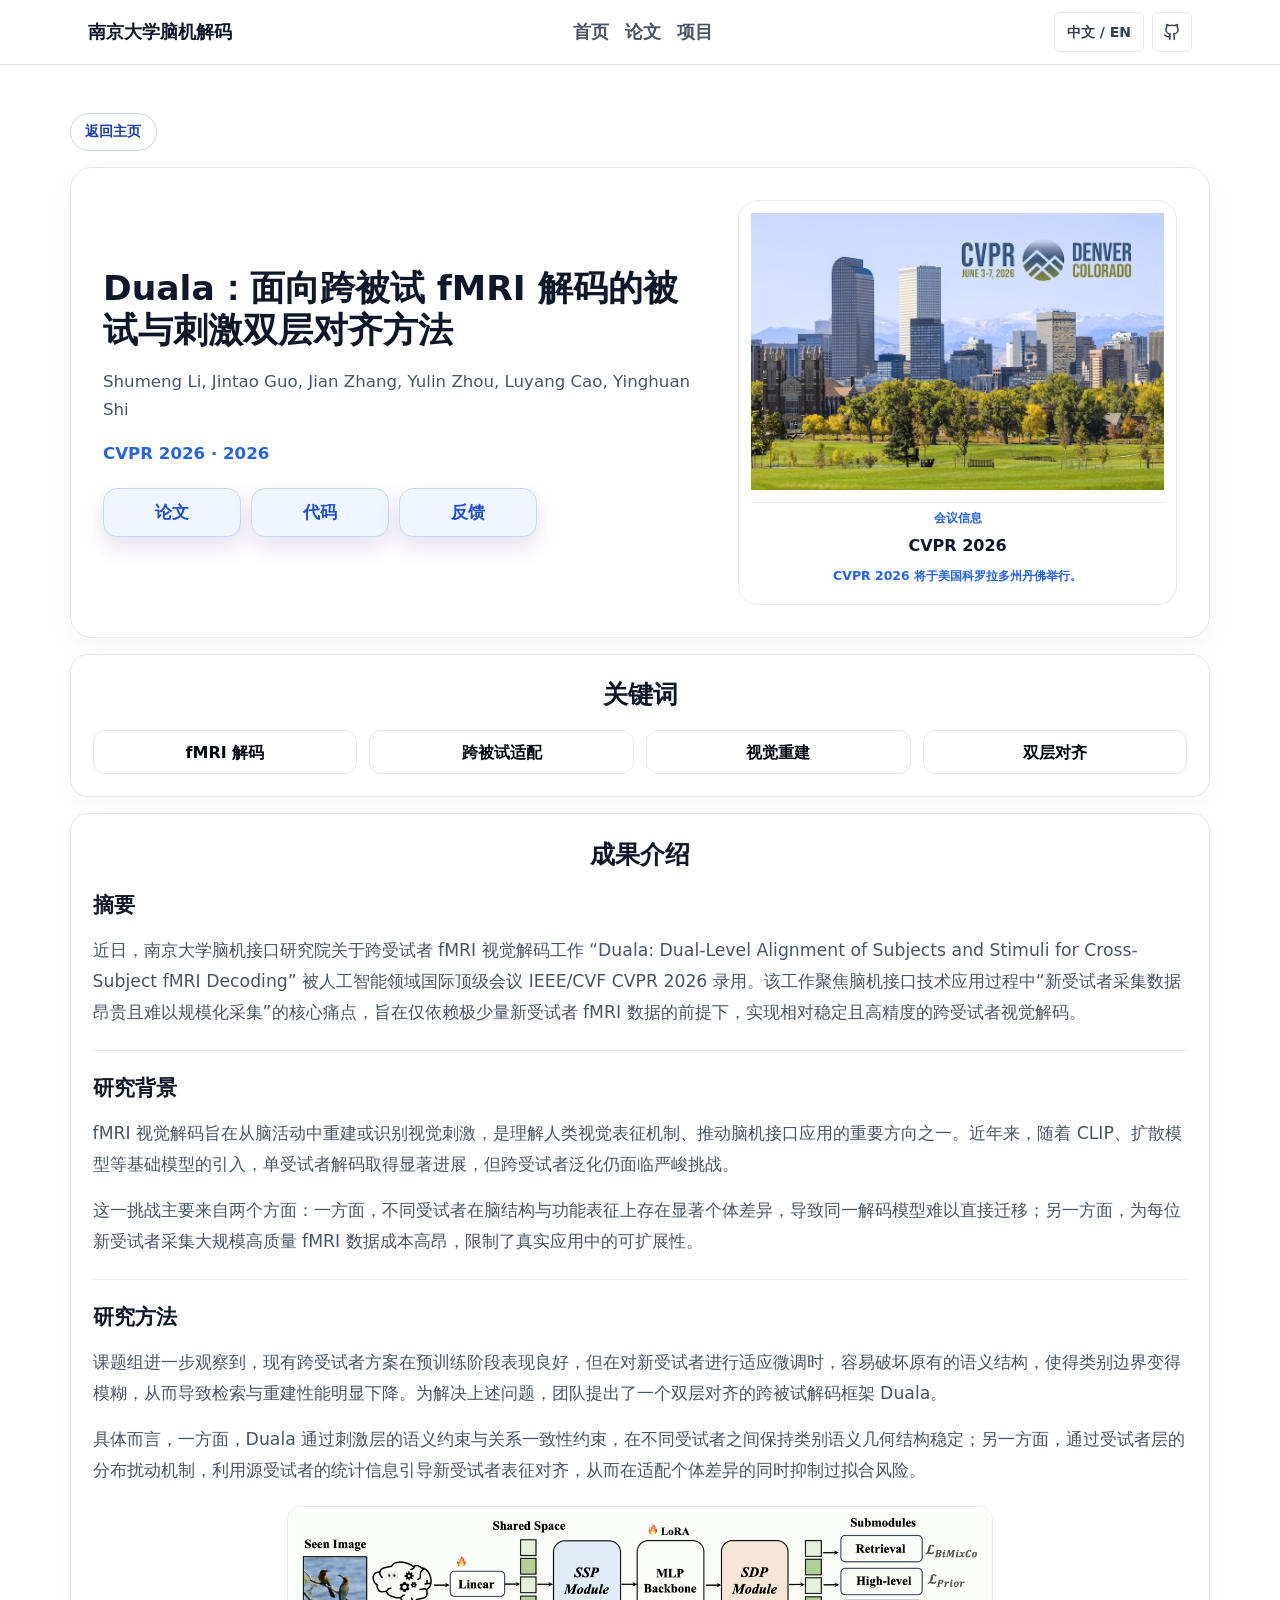
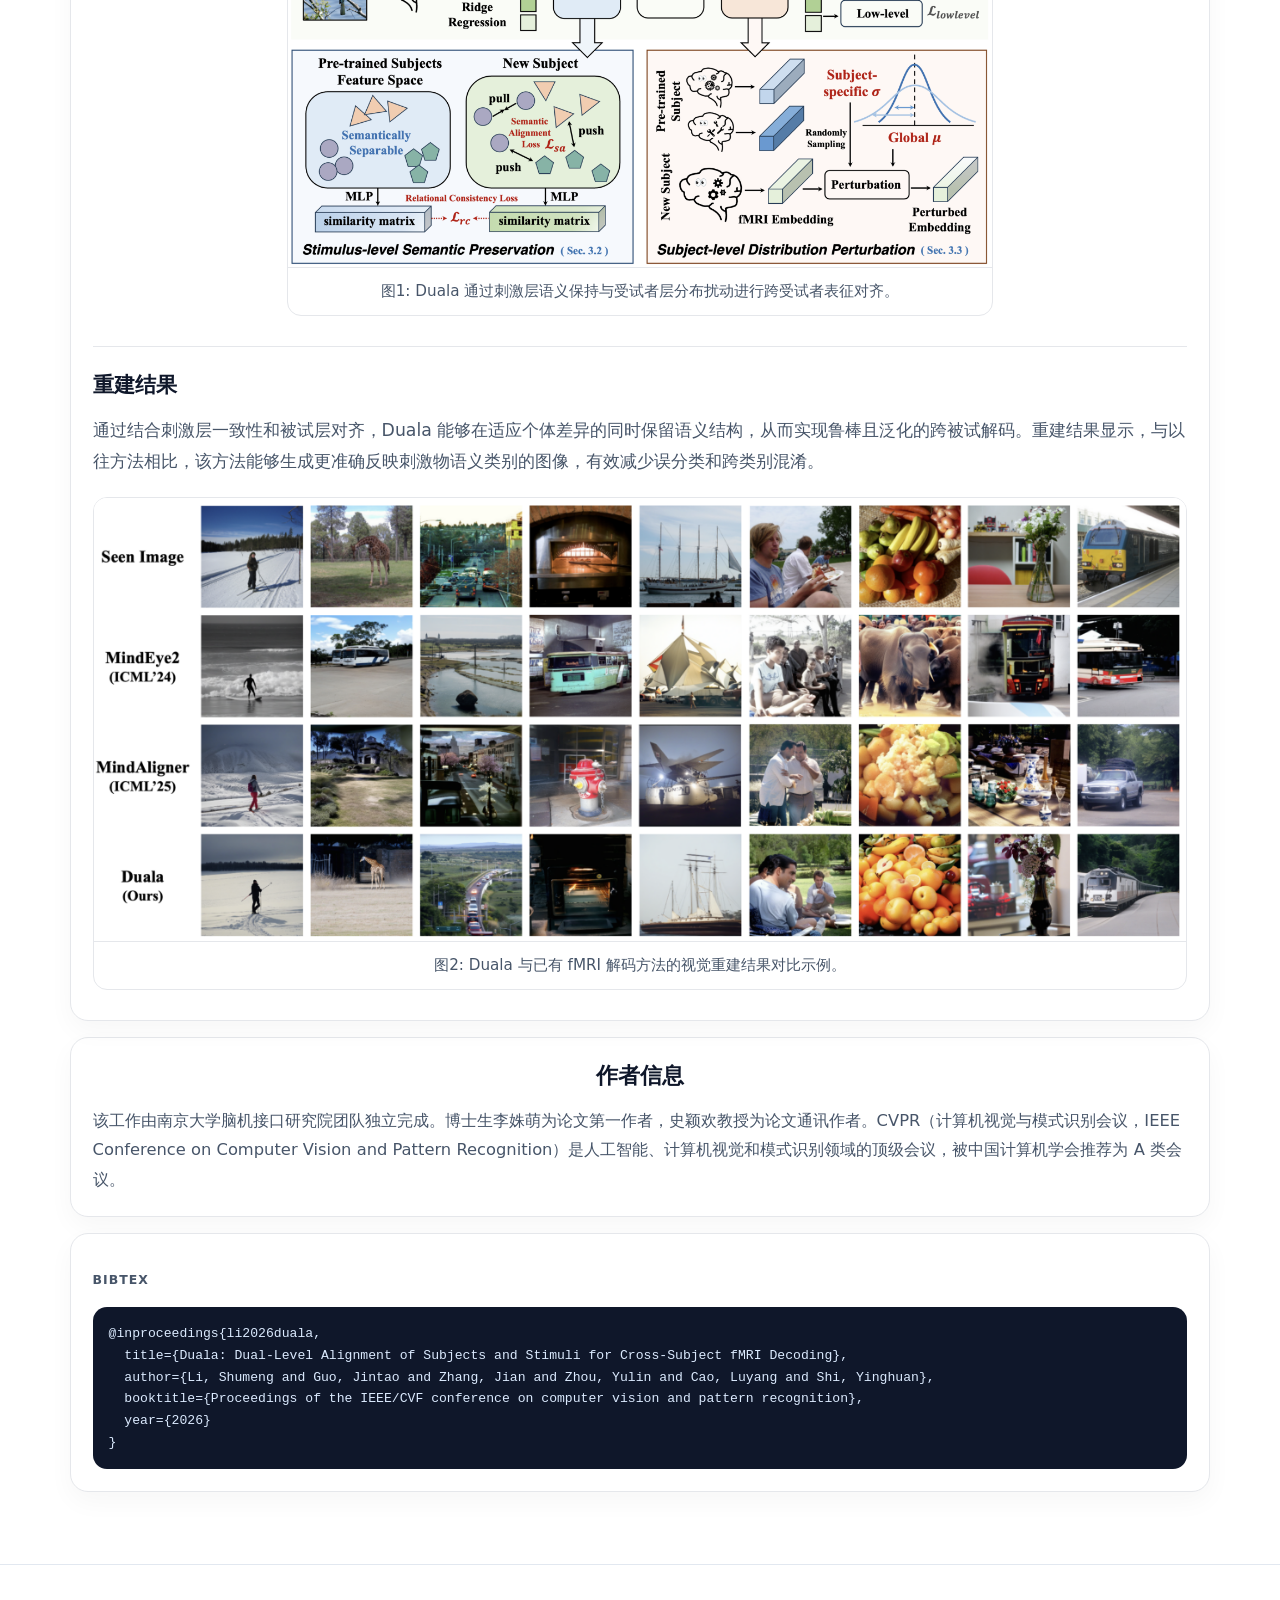
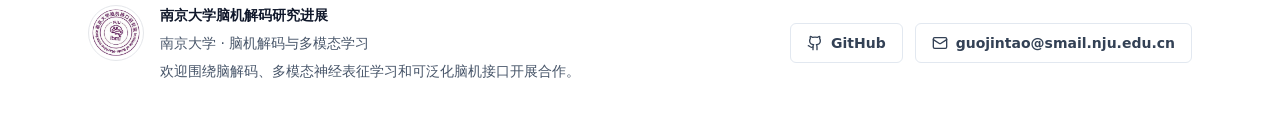
<file: papers/duala/index.html>
<!DOCTYPE html><html lang="zh-CN" data-locale="zh"> <head><meta charset="UTF-8"><meta name="description" content="南京大学脑机解码方向科研宣传主页，展示跨个体泛化、多模态脑信号理解、少样本适配与视觉刺激重建工作。"><meta name="viewport" content="width=device-width, initial-scale=1.0"><meta name="generator" content="Astro v5.18.2"><title>Duala | NJU Brain Decoding</title><script>
      (() => {
        const stored = localStorage.getItem("nju-brain-locale");
        const locale = stored === "zh" || stored === "en" ? stored : "zh";
        document.documentElement.dataset.locale = locale;
        document.documentElement.lang = locale === "zh" ? "zh-CN" : "en";
      })();
    </script><link rel="stylesheet" href="/_astro/index.Bi147SI-.css"></head> <body> <div class="site-background" aria-hidden="true"> <div class="nju-seal nju-seal-primary"> <span>南京大学</span> <strong>NJU</strong> <small>1902</small> </div> <div class="nju-seal nju-seal-secondary"> <span>南京大学</span> <strong>NJU</strong> <small>1902</small> </div> </div> <header class="sticky top-0 z-20 border-b border-slate-200 bg-white/95 backdrop-blur"><nav class="mx-auto flex max-w-6xl flex-wrap items-center justify-between gap-3 px-5 py-3 lg:px-6" aria-label="Main navigation"><a class="text-base font-bold text-ink md:text-lg" href="/" aria-label="NJU Brain Decoding"><span class="lang-en ">NJU Brain Decoding</span><span class="lang-zh ">南京大学脑机解码</span></a><div class="order-3 flex w-full items-center gap-4 overflow-x-auto border-t border-slate-100 pt-3 md:order-none md:w-auto md:border-0 md:pt-0"><a class="text-base font-semibold text-slate-600 transition hover:text-nju-700 md:text-lg" href="/"><span class="lang-en ">Home</span><span class="lang-zh ">首页</span></a><a class="text-base font-semibold text-slate-600 transition hover:text-nju-700 md:text-lg" href="/publications/"><span class="lang-en ">Publications</span><span class="lang-zh ">论文</span></a><a class="text-base font-semibold text-slate-600 transition hover:text-nju-700 md:text-lg" href="/projects/"><span class="lang-en ">Projects</span><span class="lang-zh ">项目</span></a></div><div class="flex items-center gap-2"><button class="lang-button" type="button" data-locale-toggle="true" aria-pressed="true">中文 / EN</button><a class="icon-link" href="https://github.com/NJU-BrainDecoding" aria-label="GitHub"><svg xmlns="http://www.w3.org/2000/svg" width="18" height="18" viewBox="0 0 24 24" fill="none" stroke="currentColor" stroke-width="2" stroke-linecap="round" stroke-linejoin="round" class="lucide lucide-github" aria-hidden="true"><path d="M15 22v-4a4.8 4.8 0 0 0-1-3.5c3 0 6-2 6-5.5.08-1.25-.27-2.48-1-3.5.28-1.15.28-2.35 0-3.5 0 0-1 0-3 1.5-2.64-.5-5.36-.5-8 0C6 2 5 2 5 2c-.3 1.15-.3 2.35 0 3.5A5.403 5.403 0 0 0 4 9c0 3.5 3 5.5 6 5.5-.39.49-.68 1.05-.85 1.65-.17.6-.22 1.23-.15 1.85v4"></path><path d="M9 18c-4.51 2-5-2-7-2"></path></svg></a></div></nav></header> <main>  <div class="paper-detail-shell"> <a class="back-link" href="/"> <span class="lang-en ">Back to homepage</span><span class="lang-zh ">返回主页</span> </a> <section class="paper-detail-hero"> <div> <h1><span class="lang-en ">Duala: Dual-Level Alignment of Subjects and Stimuli for Cross-Subject fMRI Decoding</span><span class="lang-zh ">Duala：面向跨被试 fMRI 解码的被试与刺激双层对齐方法</span></h1> <p class="detail-authors">Shumeng Li, Jintao Guo, Jian Zhang, Yulin Zhou, Luyang Cao, Yinghuan Shi</p> <p class="detail-venue">CVPR 2026 · 2026</p> <div class="detail-hero-actions"> <a href="https://arxiv.org/pdf/2603.07625"> <span class="lang-en ">Paper</span><span class="lang-zh ">论文</span> </a><a href="https://github.com/ShumengLI/Duala"> <span class="lang-en ">Code</span><span class="lang-zh ">代码</span> </a><a href="https://github.com/ShumengLI/Duala/issues"> <span class="lang-en ">Issues</span><span class="lang-zh ">反馈</span> </a> </div> </div> <div class="detail-demo">  <img src="/images/papers/duala/image3.jpeg" alt="CVPR 2026 Denver" loading="lazy"> <div class="detail-demo-caption"> <span><span class="lang-en ">Conference</span><span class="lang-zh ">会议信息</span></span> <strong>CVPR 2026</strong> <p> <span class="lang-en ">CVPR 2026 will take place in Denver, Colorado.</span><span class="lang-zh ">CVPR 2026 将于美国科罗拉多州丹佛举行。</span> </p> </div>  </div> </section> <section class="detail-panel"> <h2><span class="lang-en ">Keywords</span><span class="lang-zh ">关键词</span></h2> <div class="tag-row detail-tags"> <span><span class="lang-en ">fMRI Decoding</span><span class="lang-zh ">fMRI 解码</span></span><span><span class="lang-en ">Cross-Subject Adaptation</span><span class="lang-zh ">跨被试适配</span></span><span><span class="lang-en ">Visual Reconstruction</span><span class="lang-zh ">视觉重建</span></span><span><span class="lang-en ">Dual-Level Alignment</span><span class="lang-zh ">双层对齐</span></span> </div> </section> <section class="paper-detail-grid paper-detail-grid-single"> <article class="detail-panel detail-content-panel"> <h2><span class="lang-en ">Research introduction</span><span class="lang-zh ">成果介绍</span></h2> <div class="detail-article-flow"> <section class="detail-article-section"> <h3><span class="lang-en ">Abstract</span><span class="lang-zh ">摘要</span></h3> <p> <span class="lang-en ">The Nanjing University Brain-Computer Interface Institute work “Duala: Dual-Level Alignment of Subjects and Stimuli for Cross-Subject fMRI Decoding” has been accepted by IEEE/CVF CVPR 2026. The work focuses on a key bottleneck in brain-computer interface applications: new-subject fMRI data are expensive to collect and difficult to scale. Duala aims to obtain stable and accurate cross-subject visual decoding using only a very small amount of fMRI data from a new subject.</span><span class="lang-zh ">近日，南京大学脑机接口研究院关于跨受试者 fMRI 视觉解码工作 “Duala: Dual-Level Alignment of Subjects and Stimuli for Cross-Subject fMRI Decoding” 被人工智能领域国际顶级会议 IEEE/CVF CVPR 2026 录用。该工作聚焦脑机接口技术应用过程中“新受试者采集数据昂贵且难以规模化采集”的核心痛点，旨在仅依赖极少量新受试者 fMRI 数据的前提下，实现相对稳定且高精度的跨受试者视觉解码。</span> </p>  </section><section class="detail-article-section"> <h3><span class="lang-en ">Research Background</span><span class="lang-zh ">研究背景</span></h3> <p> <span class="lang-en ">fMRI visual decoding aims to reconstruct or identify visual stimuli from brain activity. It is an important direction for understanding human visual representations and advancing brain-computer interface applications. With the introduction of foundation models such as CLIP and diffusion models, single-subject decoding has achieved notable progress, but cross-subject generalization remains challenging.</span><span class="lang-zh ">fMRI 视觉解码旨在从脑活动中重建或识别视觉刺激，是理解人类视觉表征机制、推动脑机接口应用的重要方向之一。近年来，随着 CLIP、扩散模型等基础模型的引入，单受试者解码取得显著进展，但跨受试者泛化仍面临严峻挑战。</span> </p><p> <span class="lang-en ">The challenge mainly comes from two aspects. First, different subjects have substantial individual differences in brain structure and functional representations, making it difficult to directly transfer a single decoding model. Second, collecting large-scale, high-quality fMRI data for every new subject is costly, which limits the scalability of practical applications.</span><span class="lang-zh ">这一挑战主要来自两个方面：一方面，不同受试者在脑结构与功能表征上存在显著个体差异，导致同一解码模型难以直接迁移；另一方面，为每位新受试者采集大规模高质量 fMRI 数据成本高昂，限制了真实应用中的可扩展性。</span> </p>  </section><section class="detail-article-section"> <h3><span class="lang-en ">Research Method</span><span class="lang-zh ">研究方法</span></h3> <p> <span class="lang-en ">The team further observed that existing cross-subject methods can perform well during pretraining, but adaptation to a new subject may disrupt the original semantic structure, blur category boundaries, and degrade retrieval and reconstruction performance. To address this issue, Duala proposes a dual-level alignment framework for cross-subject fMRI decoding.</span><span class="lang-zh ">课题组进一步观察到，现有跨受试者方案在预训练阶段表现良好，但在对新受试者进行适应微调时，容易破坏原有的语义结构，使得类别边界变得模糊，从而导致检索与重建性能明显下降。为解决上述问题，团队提出了一个双层对齐的跨被试解码框架 Duala。</span> </p><p> <span class="lang-en ">At the stimulus level, Duala uses semantic constraints and relational consistency constraints to keep the category-level semantic geometry stable across subjects. At the subject level, it introduces a distribution perturbation mechanism that uses source-subject statistics to guide new-subject representation alignment, suppressing overfitting while adapting to individual differences.</span><span class="lang-zh ">具体而言，一方面，Duala 通过刺激层的语义约束与关系一致性约束，在不同受试者之间保持类别语义几何结构稳定；另一方面，通过受试者层的分布扰动机制，利用源受试者的统计信息引导新受试者表征对齐，从而在适配个体差异的同时抑制过拟合风险。</span> </p> <figure class="promo-figure promo-figure-small promo-figure-inline"> <img src="/images/papers/duala/image1.png" alt="Duala framework overview" loading="lazy"> <figcaption> <span class="lang-en ">Fig.1: Duala aligns cross-subject representations through stimulus-level semantic preservation and subject-level distribution perturbation.</span><span class="lang-zh ">图1: Duala 通过刺激层语义保持与受试者层分布扰动进行跨受试者表征对齐。</span> </figcaption> </figure> </section><section class="detail-article-section"> <h3><span class="lang-en ">Reconstruction Results</span><span class="lang-zh ">重建结果</span></h3> <p> <span class="lang-en ">By combining stimulus-level consistency and subject-level alignment, Duala preserves semantic structure while adapting to individual differences, leading to robust and generalizable cross-subject decoding. The reconstruction examples show that Duala can generate images that better reflect the semantic categories of the original stimuli, reducing misclassification and cross-category confusion compared with previous methods.</span><span class="lang-zh ">通过结合刺激层一致性和被试层对齐，Duala 能够在适应个体差异的同时保留语义结构，从而实现鲁棒且泛化的跨被试解码。重建结果显示，与以往方法相比，该方法能够生成更准确反映刺激物语义类别的图像，有效减少误分类和跨类别混淆。</span> </p> <figure class="promo-figure promo-figure-large promo-figure-inline"> <img src="/images/papers/duala/image2.png" alt="Duala reconstruction comparison examples" loading="lazy"> <figcaption> <span class="lang-en ">Fig. 2: Visual reconstruction examples comparing Duala with prior fMRI decoding methods.</span><span class="lang-zh ">图2: Duala 与已有 fMRI 解码方法的视觉重建结果对比示例。</span> </figcaption> </figure> </section> </div> </article> </section> <section class="detail-panel author-info-card"> <h2><span class="lang-en ">Author Information</span><span class="lang-zh ">作者信息</span></h2> <p> <span class="lang-en ">This work was independently completed by the Nanjing University Brain-Computer Interface Institute team. Shumeng Li is the first author, and Prof. Yinghuan Shi is the corresponding author. CVPR is a top-tier conference in artificial intelligence, computer vision, and pattern recognition, and is recommended as a CCF-A conference.</span><span class="lang-zh ">该工作由南京大学脑机接口研究院团队独立完成。博士生李姝萌为论文第一作者，史颖欢教授为论文通讯作者。CVPR（计算机视觉与模式识别会议，IEEE Conference on Computer Vision and Pattern Recognition）是人工智能、计算机视觉和模式识别领域的顶级会议，被中国计算机学会推荐为 A 类会议。</span> </p> </section> <section class="detail-panel"> <p class="section-label">BibTeX</p> <pre class="detail-bibtex">@inproceedings{li2026duala,
  title={Duala: Dual-Level Alignment of Subjects and Stimuli for Cross-Subject fMRI Decoding},
  author={Li, Shumeng and Guo, Jintao and Zhang, Jian and Zhou, Yulin and Cao, Luyang and Shi, Yinghuan},
  booktitle={Proceedings of the IEEE/CVF conference on computer vision and pattern recognition},
  year={2026}
}</pre> </section> </div>  </main> <link rel="preload" as="image" href="/images/nju-bci-logo.png"/><footer class="border-t border-slate-200 bg-white"><div class="mx-auto grid max-w-6xl gap-6 px-5 py-10 text-sm text-slate-600 md:grid-cols-[1fr_auto] lg:px-6"><div class="footer-brand"><img src="/images/nju-bci-logo.png" alt="Nanjing University Brain-Machine Interface Institute logo"/><div><p class="font-semibold text-ink"><span class="lang-en ">NJU Brain Decoding</span><span class="lang-zh ">南京大学脑机解码研究进展</span></p><p class="lang-en mt-2">Nanjing University · Brain Decoding and Multimodal Learning</p><p class="lang-zh mt-2">南京大学 · 脑机解码与多模态学习</p><p class="lang-en mt-2">We welcome collaborations on brain decoding, multimodal neural representation learning, and generalizable brain-computer interfaces.</p><p class="lang-zh mt-2">欢迎围绕脑解码、多模态神经表征学习和可泛化脑机接口开展合作。</p></div></div><div class="flex flex-wrap items-center gap-3 md:justify-end"><a class="footer-link" href="https://github.com/NJU-BrainDecoding"><svg xmlns="http://www.w3.org/2000/svg" width="16" height="16" viewBox="0 0 24 24" fill="none" stroke="currentColor" stroke-width="2" stroke-linecap="round" stroke-linejoin="round" class="lucide lucide-github" aria-hidden="true"><path d="M15 22v-4a4.8 4.8 0 0 0-1-3.5c3 0 6-2 6-5.5.08-1.25-.27-2.48-1-3.5.28-1.15.28-2.35 0-3.5 0 0-1 0-3 1.5-2.64-.5-5.36-.5-8 0C6 2 5 2 5 2c-.3 1.15-.3 2.35 0 3.5A5.403 5.403 0 0 0 4 9c0 3.5 3 5.5 6 5.5-.39.49-.68 1.05-.85 1.65-.17.6-.22 1.23-.15 1.85v4"></path><path d="M9 18c-4.51 2-5-2-7-2"></path></svg>GitHub</a><a class="footer-link" href="mailto:guojintao@smail.nju.edu.cn"><svg xmlns="http://www.w3.org/2000/svg" width="16" height="16" viewBox="0 0 24 24" fill="none" stroke="currentColor" stroke-width="2" stroke-linecap="round" stroke-linejoin="round" class="lucide lucide-mail" aria-hidden="true"><path d="m22 7-8.991 5.727a2 2 0 0 1-2.009 0L2 7"></path><rect x="2" y="4" width="20" height="16" rx="2"></rect></svg>guojintao@smail.nju.edu.cn</a></div></div></footer> <script>
      (() => {
        const root = document.documentElement;
        const apply = (locale) => {
          root.dataset.locale = locale;
          root.lang = locale === "zh" ? "zh-CN" : "en";
          localStorage.setItem("nju-brain-locale", locale);
          document.querySelectorAll("[data-locale-toggle]").forEach((button) => {
            button.setAttribute("aria-pressed", String(locale === "zh"));
          });
        };
        document.querySelectorAll("[data-locale-toggle]").forEach((button) => {
          button.addEventListener("click", () => apply(root.dataset.locale === "zh" ? "en" : "zh"));
        });
        apply(root.dataset.locale || "zh");
      })();
    </script> </body> </html>
</file>
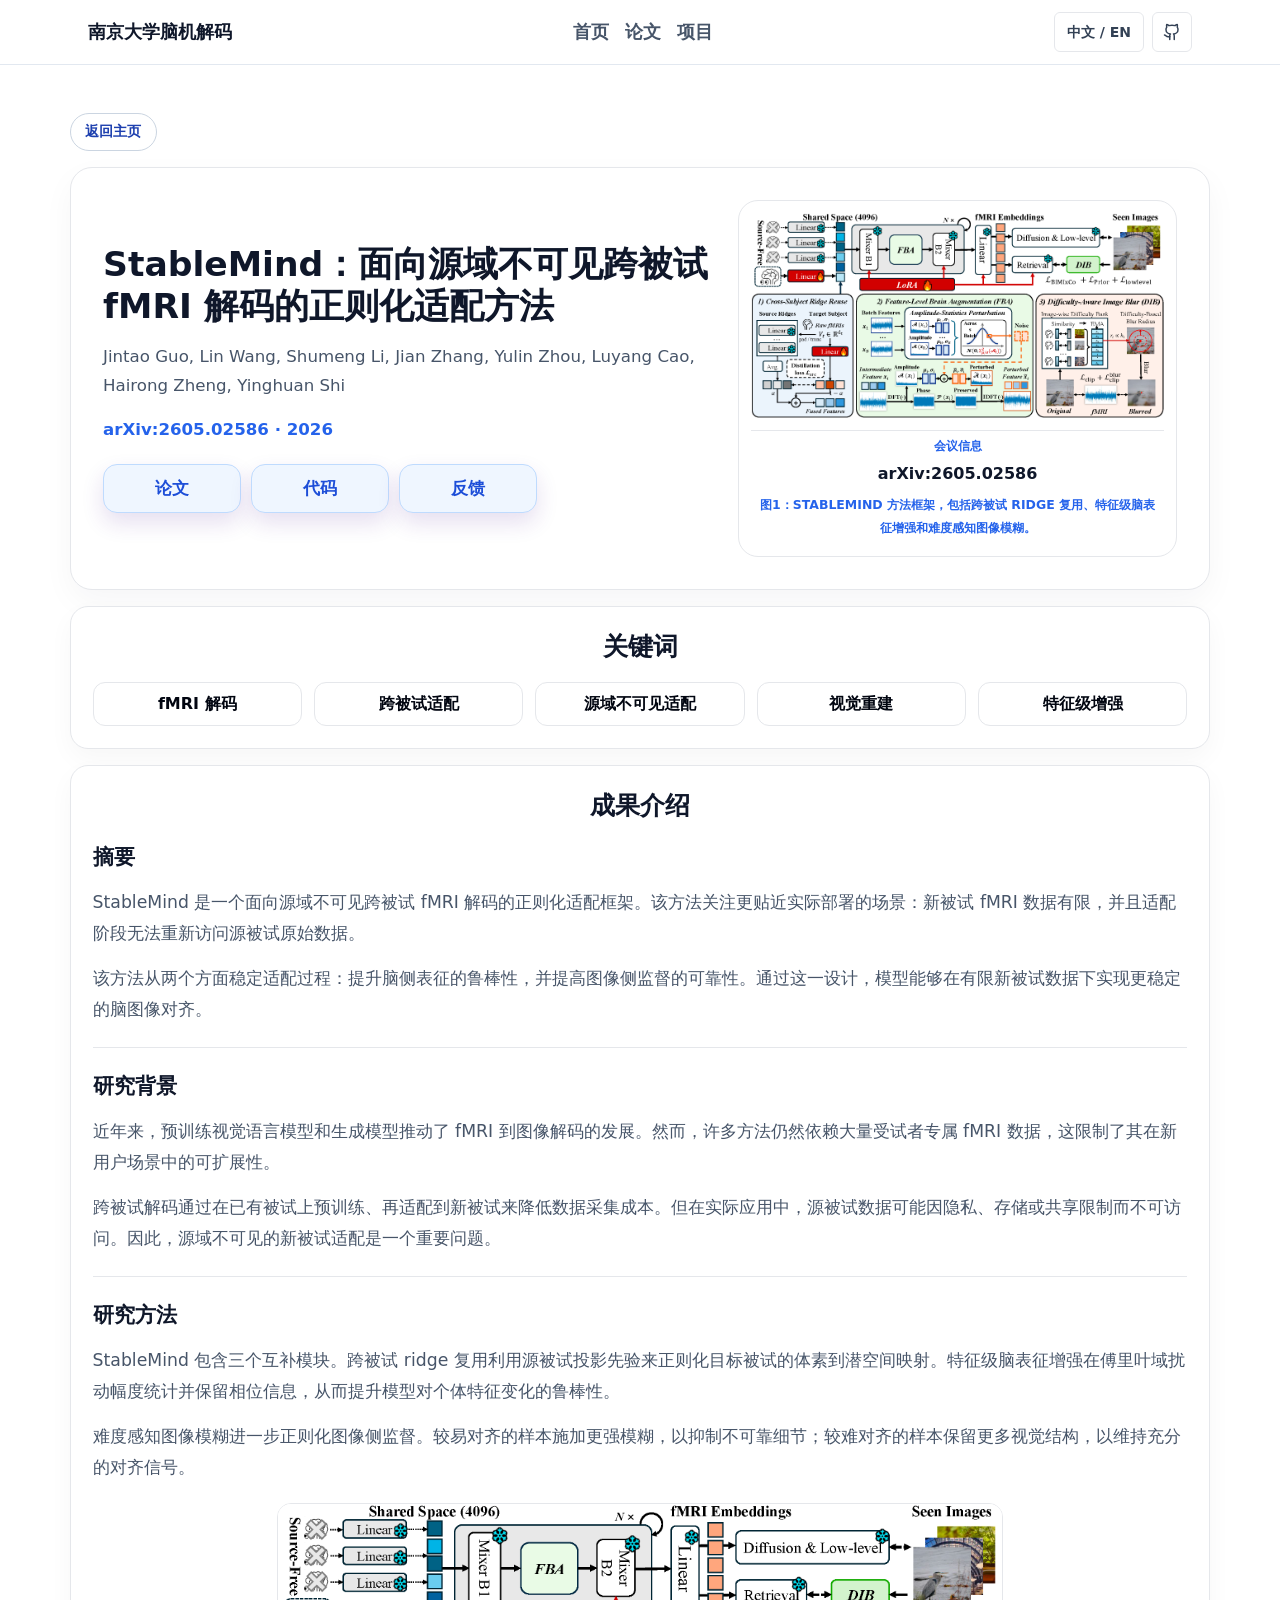
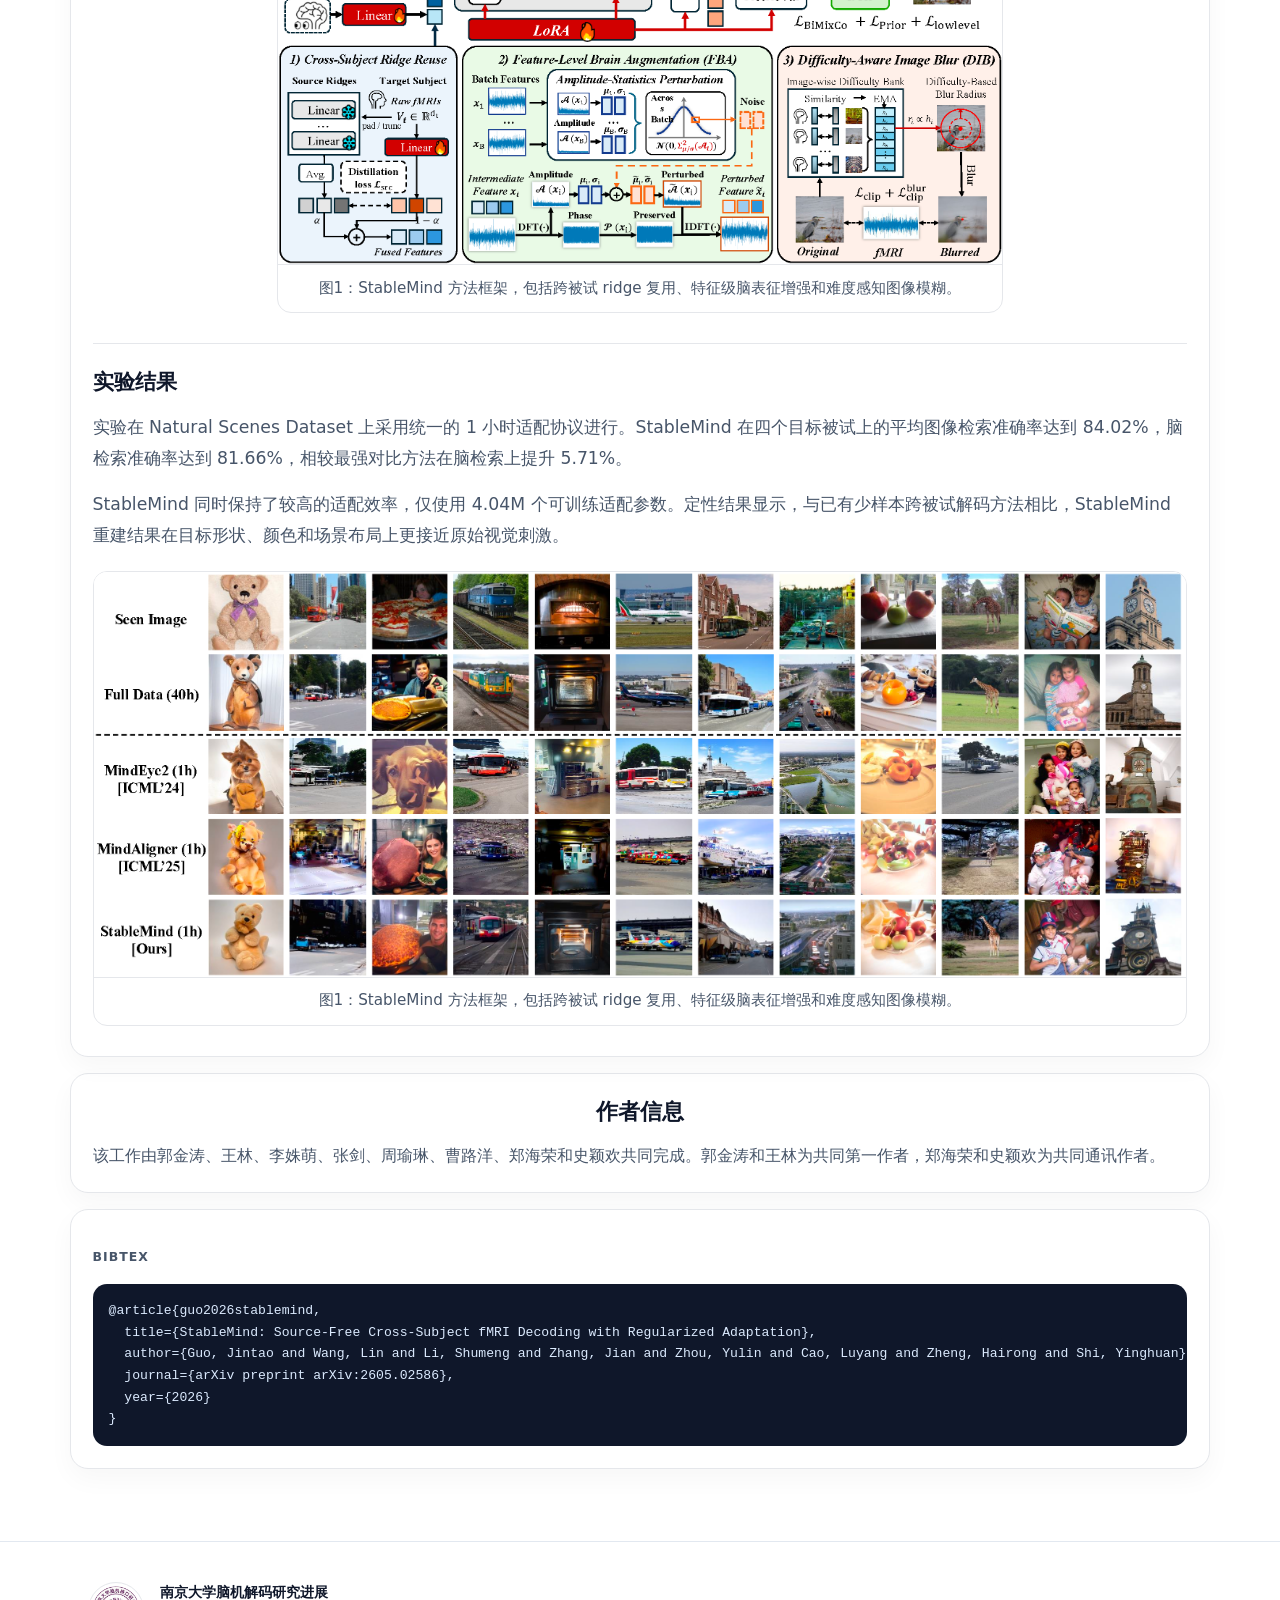
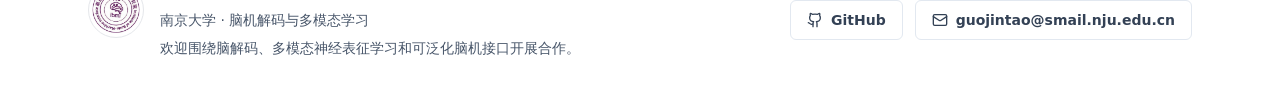
<file: papers/stablemind/index.html>
<!DOCTYPE html><html lang="zh-CN" data-locale="zh"> <head><meta charset="UTF-8"><meta name="description" content="南京大学脑机解码方向科研宣传主页，展示跨个体泛化、多模态脑信号理解、少样本适配与视觉刺激重建工作。"><meta name="viewport" content="width=device-width, initial-scale=1.0"><meta name="generator" content="Astro v5.18.2"><title>StableMind | NJU Brain Decoding</title><script>
      (() => {
        const stored = localStorage.getItem("nju-brain-locale");
        const locale = stored === "zh" || stored === "en" ? stored : "zh";
        document.documentElement.dataset.locale = locale;
        document.documentElement.lang = locale === "zh" ? "zh-CN" : "en";
      })();
    </script><link rel="stylesheet" href="/_astro/index.Bi147SI-.css"></head> <body> <div class="site-background" aria-hidden="true"> <div class="nju-seal nju-seal-primary"> <span>南京大学</span> <strong>NJU</strong> <small>1902</small> </div> <div class="nju-seal nju-seal-secondary"> <span>南京大学</span> <strong>NJU</strong> <small>1902</small> </div> </div> <header class="sticky top-0 z-20 border-b border-slate-200 bg-white/95 backdrop-blur"><nav class="mx-auto flex max-w-6xl flex-wrap items-center justify-between gap-3 px-5 py-3 lg:px-6" aria-label="Main navigation"><a class="text-base font-bold text-ink md:text-lg" href="/" aria-label="NJU Brain Decoding"><span class="lang-en ">NJU Brain Decoding</span><span class="lang-zh ">南京大学脑机解码</span></a><div class="order-3 flex w-full items-center gap-4 overflow-x-auto border-t border-slate-100 pt-3 md:order-none md:w-auto md:border-0 md:pt-0"><a class="text-base font-semibold text-slate-600 transition hover:text-nju-700 md:text-lg" href="/"><span class="lang-en ">Home</span><span class="lang-zh ">首页</span></a><a class="text-base font-semibold text-slate-600 transition hover:text-nju-700 md:text-lg" href="/publications/"><span class="lang-en ">Publications</span><span class="lang-zh ">论文</span></a><a class="text-base font-semibold text-slate-600 transition hover:text-nju-700 md:text-lg" href="/projects/"><span class="lang-en ">Projects</span><span class="lang-zh ">项目</span></a></div><div class="flex items-center gap-2"><button class="lang-button" type="button" data-locale-toggle="true" aria-pressed="true">中文 / EN</button><a class="icon-link" href="https://github.com/NJU-BrainDecoding" aria-label="GitHub"><svg xmlns="http://www.w3.org/2000/svg" width="18" height="18" viewBox="0 0 24 24" fill="none" stroke="currentColor" stroke-width="2" stroke-linecap="round" stroke-linejoin="round" class="lucide lucide-github" aria-hidden="true"><path d="M15 22v-4a4.8 4.8 0 0 0-1-3.5c3 0 6-2 6-5.5.08-1.25-.27-2.48-1-3.5.28-1.15.28-2.35 0-3.5 0 0-1 0-3 1.5-2.64-.5-5.36-.5-8 0C6 2 5 2 5 2c-.3 1.15-.3 2.35 0 3.5A5.403 5.403 0 0 0 4 9c0 3.5 3 5.5 6 5.5-.39.49-.68 1.05-.85 1.65-.17.6-.22 1.23-.15 1.85v4"></path><path d="M9 18c-4.51 2-5-2-7-2"></path></svg></a></div></nav></header> <main>  <div class="paper-detail-shell"> <a class="back-link" href="/"> <span class="lang-en ">Back to homepage</span><span class="lang-zh ">返回主页</span> </a> <section class="paper-detail-hero"> <div> <h1><span class="lang-en ">StableMind: Source-Free Cross-Subject fMRI Decoding with Regularized Adaptation</span><span class="lang-zh ">StableMind：面向源域不可见跨被试 fMRI 解码的正则化适配方法</span></h1> <p class="detail-authors">Jintao Guo, Lin Wang, Shumeng Li, Jian Zhang, Yulin Zhou, Luyang Cao, Hairong Zheng, Yinghuan Shi</p> <p class="detail-venue">arXiv:2605.02586 · 2026</p> <div class="detail-hero-actions"> <a href="https://arxiv.org/pdf/2605.02586"> <span class="lang-en ">Paper</span><span class="lang-zh ">论文</span> </a><a href="https://github.com/lingeringlight/StableMind"> <span class="lang-en ">Code</span><span class="lang-zh ">代码</span> </a><a href="https://github.com/lingeringlight/StableMind/issues"> <span class="lang-en ">Issues</span><span class="lang-zh ">反馈</span> </a> </div> </div> <div class="detail-demo">  <img src="/images/papers/stablemind/image1.png" alt="StableMind method framework" loading="lazy"> <div class="detail-demo-caption"> <span><span class="lang-en ">Conference</span><span class="lang-zh ">会议信息</span></span> <strong>arXiv:2605.02586</strong> <p> <span class="lang-en ">Fig. 1: Overview of StableMind, including cross-subject ridge reuse, feature-level brain augmentation, and difficulty-aware image blur.</span><span class="lang-zh ">图1：StableMind 方法框架，包括跨被试 ridge 复用、特征级脑表征增强和难度感知图像模糊。</span> </p> </div>  </div> </section> <section class="detail-panel"> <h2><span class="lang-en ">Keywords</span><span class="lang-zh ">关键词</span></h2> <div class="tag-row detail-tags"> <span><span class="lang-en ">fMRI Decoding</span><span class="lang-zh ">fMRI 解码</span></span><span><span class="lang-en ">Cross-Subject Adaptation</span><span class="lang-zh ">跨被试适配</span></span><span><span class="lang-en ">Source-Free Adaptation</span><span class="lang-zh ">源域不可见适配</span></span><span><span class="lang-en ">Visual Reconstruction</span><span class="lang-zh ">视觉重建</span></span><span><span class="lang-en ">Feature-Level Augmentation</span><span class="lang-zh ">特征级增强</span></span> </div> </section> <section class="paper-detail-grid paper-detail-grid-single"> <article class="detail-panel detail-content-panel"> <h2><span class="lang-en ">Research introduction</span><span class="lang-zh ">成果介绍</span></h2> <div class="detail-article-flow"> <section class="detail-article-section"> <h3><span class="lang-en ">Abstract</span><span class="lang-zh ">摘要</span></h3> <p> <span class="lang-en ">StableMind is a regularized adaptation framework for source-free cross-subject fMRI decoding. It targets a practical deployment scenario in which new-subject fMRI data are limited and raw source-subject data cannot be revisited during adaptation.</span><span class="lang-zh ">StableMind 是一个面向源域不可见跨被试 fMRI 解码的正则化适配框架。该方法关注更贴近实际部署的场景：新被试 fMRI 数据有限，并且适配阶段无法重新访问源被试原始数据。</span> </p><p> <span class="lang-en ">The method stabilizes adaptation from two sides: improving the robustness of brain representations and making image-side supervision more reliable. This design enables more stable brain-image alignment under limited new-subject data.</span><span class="lang-zh ">该方法从两个方面稳定适配过程：提升脑侧表征的鲁棒性，并提高图像侧监督的可靠性。通过这一设计，模型能够在有限新被试数据下实现更稳定的脑图像对齐。</span> </p>  </section><section class="detail-article-section"> <h3><span class="lang-en ">Research Background</span><span class="lang-zh ">研究背景</span></h3> <p> <span class="lang-en ">Recent fMRI-to-image decoding methods have made strong progress with pretrained vision-language models and generative models. However, many methods still require a large amount of subject-specific fMRI data, which limits their scalability for new users.</span><span class="lang-zh ">近年来，预训练视觉语言模型和生成模型推动了 fMRI 到图像解码的发展。然而，许多方法仍然依赖大量受试者专属 fMRI 数据，这限制了其在新用户场景中的可扩展性。</span> </p><p> <span class="lang-en ">Cross-subject decoding reduces this data burden by pretraining on existing subjects and adapting to a new subject. In practice, however, source-subject data may be inaccessible because of privacy, storage, or data-sharing constraints. This makes source-free new-subject adaptation an important problem.</span><span class="lang-zh ">跨被试解码通过在已有被试上预训练、再适配到新被试来降低数据采集成本。但在实际应用中，源被试数据可能因隐私、存储或共享限制而不可访问。因此，源域不可见的新被试适配是一个重要问题。</span> </p>  </section><section class="detail-article-section"> <h3><span class="lang-en ">Research Method</span><span class="lang-zh ">研究方法</span></h3> <p> <span class="lang-en ">StableMind contains three complementary modules. Cross-subject ridge reuse introduces source-subject projection priors to regularize the target voxel-to-latent mapping. Feature-level brain augmentation perturbs amplitude statistics in the Fourier domain while preserving phase information, improving robustness to subject-specific feature variations.</span><span class="lang-zh ">StableMind 包含三个互补模块。跨被试 ridge 复用利用源被试投影先验来正则化目标被试的体素到潜空间映射。特征级脑表征增强在傅里叶域扰动幅度统计并保留相位信息，从而提升模型对个体特征变化的鲁棒性。</span> </p><p> <span class="lang-en ">Difficulty-aware image blur further regularizes image-side supervision. Easier samples receive stronger blur to suppress unreliable fine details, while harder samples preserve more visual structure to maintain sufficient alignment signals.</span><span class="lang-zh ">难度感知图像模糊进一步正则化图像侧监督。较易对齐的样本施加更强模糊，以抑制不可靠细节；较难对齐的样本保留更多视觉结构，以维持充分的对齐信号。</span> </p> <figure class="promo-figure promo-figure-small promo-figure-inline"> <img src="/images/papers/stablemind/image1.png" alt="StableMind method framework" loading="lazy"> <figcaption> <span class="lang-en ">Fig. 1: Overview of StableMind, including cross-subject ridge reuse, feature-level brain augmentation, and difficulty-aware image blur.</span><span class="lang-zh ">图1：StableMind 方法框架，包括跨被试 ridge 复用、特征级脑表征增强和难度感知图像模糊。</span> </figcaption> </figure> </section><section class="detail-article-section"> <h3><span class="lang-en ">Experimental Results</span><span class="lang-zh ">实验结果</span></h3> <p> <span class="lang-en ">Experiments are conducted on the Natural Scenes Dataset under a unified 1-hour adaptation protocol. StableMind achieves 84.02% image retrieval accuracy and 81.66% brain retrieval accuracy averaged over four target subjects, improving brain retrieval by 5.71% over the strongest compared method.</span><span class="lang-zh ">实验在 Natural Scenes Dataset 上采用统一的 1 小时适配协议进行。StableMind 在四个目标被试上的平均图像检索准确率达到 84.02%，脑检索准确率达到 81.66%，相较最强对比方法在脑检索上提升 5.71%。</span> </p><p> <span class="lang-en ">StableMind also keeps adaptation lightweight, using 4.04M trainable adaptation parameters. Qualitative results show that the reconstructed images better preserve object shapes, colors, and scene layouts compared with previous limited-data cross-subject decoding methods.</span><span class="lang-zh ">StableMind 同时保持了较高的适配效率，仅使用 4.04M 个可训练适配参数。定性结果显示，与已有少样本跨被试解码方法相比，StableMind 重建结果在目标形状、颜色和场景布局上更接近原始视觉刺激。</span> </p> <figure class="promo-figure promo-figure-large promo-figure-inline"> <img src="/images/papers/stablemind/image2.png" alt="StableMind method framework" loading="lazy"> <figcaption> <span class="lang-en ">Fig. 1: Overview of StableMind, including cross-subject ridge reuse, feature-level brain augmentation, and difficulty-aware image blur.</span><span class="lang-zh ">图1：StableMind 方法框架，包括跨被试 ridge 复用、特征级脑表征增强和难度感知图像模糊。</span> </figcaption> </figure> </section> </div> </article> </section> <section class="detail-panel author-info-card"> <h2><span class="lang-en ">Author Information</span><span class="lang-zh ">作者信息</span></h2> <p> <span class="lang-en ">This work was completed by Jintao Guo, Lin Wang, Shumeng Li, Jian Zhang, Yulin Zhou, Luyang Cao, Hairong Zheng, and Yinghuan Shi. Jintao Guo and Lin Wang contributed equally to this work; Hairong Zheng and Yinghuan Shi are the corresponding authors.</span><span class="lang-zh ">该工作由郭金涛、王林、李姝萌、张剑、周瑜琳、曹路洋、郑海荣和史颖欢共同完成。郭金涛和王林为共同第一作者，郑海荣和史颖欢为共同通讯作者。</span> </p> </section> <section class="detail-panel"> <p class="section-label">BibTeX</p> <pre class="detail-bibtex">@article{guo2026stablemind,
  title={StableMind: Source-Free Cross-Subject fMRI Decoding with Regularized Adaptation},
  author={Guo, Jintao and Wang, Lin and Li, Shumeng and Zhang, Jian and Zhou, Yulin and Cao, Luyang and Zheng, Hairong and Shi, Yinghuan},
  journal={arXiv preprint arXiv:2605.02586},
  year={2026}
}</pre> </section> </div>  </main> <link rel="preload" as="image" href="/images/nju-bci-logo.png"/><footer class="border-t border-slate-200 bg-white"><div class="mx-auto grid max-w-6xl gap-6 px-5 py-10 text-sm text-slate-600 md:grid-cols-[1fr_auto] lg:px-6"><div class="footer-brand"><img src="/images/nju-bci-logo.png" alt="Nanjing University Brain-Machine Interface Institute logo"/><div><p class="font-semibold text-ink"><span class="lang-en ">NJU Brain Decoding</span><span class="lang-zh ">南京大学脑机解码研究进展</span></p><p class="lang-en mt-2">Nanjing University · Brain Decoding and Multimodal Learning</p><p class="lang-zh mt-2">南京大学 · 脑机解码与多模态学习</p><p class="lang-en mt-2">We welcome collaborations on brain decoding, multimodal neural representation learning, and generalizable brain-computer interfaces.</p><p class="lang-zh mt-2">欢迎围绕脑解码、多模态神经表征学习和可泛化脑机接口开展合作。</p></div></div><div class="flex flex-wrap items-center gap-3 md:justify-end"><a class="footer-link" href="https://github.com/NJU-BrainDecoding"><svg xmlns="http://www.w3.org/2000/svg" width="16" height="16" viewBox="0 0 24 24" fill="none" stroke="currentColor" stroke-width="2" stroke-linecap="round" stroke-linejoin="round" class="lucide lucide-github" aria-hidden="true"><path d="M15 22v-4a4.8 4.8 0 0 0-1-3.5c3 0 6-2 6-5.5.08-1.25-.27-2.48-1-3.5.28-1.15.28-2.35 0-3.5 0 0-1 0-3 1.5-2.64-.5-5.36-.5-8 0C6 2 5 2 5 2c-.3 1.15-.3 2.35 0 3.5A5.403 5.403 0 0 0 4 9c0 3.5 3 5.5 6 5.5-.39.49-.68 1.05-.85 1.65-.17.6-.22 1.23-.15 1.85v4"></path><path d="M9 18c-4.51 2-5-2-7-2"></path></svg>GitHub</a><a class="footer-link" href="mailto:guojintao@smail.nju.edu.cn"><svg xmlns="http://www.w3.org/2000/svg" width="16" height="16" viewBox="0 0 24 24" fill="none" stroke="currentColor" stroke-width="2" stroke-linecap="round" stroke-linejoin="round" class="lucide lucide-mail" aria-hidden="true"><path d="m22 7-8.991 5.727a2 2 0 0 1-2.009 0L2 7"></path><rect x="2" y="4" width="20" height="16" rx="2"></rect></svg>guojintao@smail.nju.edu.cn</a></div></div></footer> <script>
      (() => {
        const root = document.documentElement;
        const apply = (locale) => {
          root.dataset.locale = locale;
          root.lang = locale === "zh" ? "zh-CN" : "en";
          localStorage.setItem("nju-brain-locale", locale);
          document.querySelectorAll("[data-locale-toggle]").forEach((button) => {
            button.setAttribute("aria-pressed", String(locale === "zh"));
          });
        };
        document.querySelectorAll("[data-locale-toggle]").forEach((button) => {
          button.addEventListener("click", () => apply(root.dataset.locale === "zh" ? "en" : "zh"));
        });
        apply(root.dataset.locale || "zh");
      })();
    </script> </body> </html>
</file>
<file: _astro/index.Bi147SI-.css>
*,:before,:after{--tw-border-spacing-x: 0;--tw-border-spacing-y: 0;--tw-translate-x: 0;--tw-translate-y: 0;--tw-rotate: 0;--tw-skew-x: 0;--tw-skew-y: 0;--tw-scale-x: 1;--tw-scale-y: 1;--tw-pan-x: ;--tw-pan-y: ;--tw-pinch-zoom: ;--tw-scroll-snap-strictness: proximity;--tw-gradient-from-position: ;--tw-gradient-via-position: ;--tw-gradient-to-position: ;--tw-ordinal: ;--tw-slashed-zero: ;--tw-numeric-figure: ;--tw-numeric-spacing: ;--tw-numeric-fraction: ;--tw-ring-inset: ;--tw-ring-offset-width: 0px;--tw-ring-offset-color: #fff;--tw-ring-color: rgb(59 130 246 / .5);--tw-ring-offset-shadow: 0 0 #0000;--tw-ring-shadow: 0 0 #0000;--tw-shadow: 0 0 #0000;--tw-shadow-colored: 0 0 #0000;--tw-blur: ;--tw-brightness: ;--tw-contrast: ;--tw-grayscale: ;--tw-hue-rotate: ;--tw-invert: ;--tw-saturate: ;--tw-sepia: ;--tw-drop-shadow: ;--tw-backdrop-blur: ;--tw-backdrop-brightness: ;--tw-backdrop-contrast: ;--tw-backdrop-grayscale: ;--tw-backdrop-hue-rotate: ;--tw-backdrop-invert: ;--tw-backdrop-opacity: ;--tw-backdrop-saturate: ;--tw-backdrop-sepia: ;--tw-contain-size: ;--tw-contain-layout: ;--tw-contain-paint: ;--tw-contain-style: }::backdrop{--tw-border-spacing-x: 0;--tw-border-spacing-y: 0;--tw-translate-x: 0;--tw-translate-y: 0;--tw-rotate: 0;--tw-skew-x: 0;--tw-skew-y: 0;--tw-scale-x: 1;--tw-scale-y: 1;--tw-pan-x: ;--tw-pan-y: ;--tw-pinch-zoom: ;--tw-scroll-snap-strictness: proximity;--tw-gradient-from-position: ;--tw-gradient-via-position: ;--tw-gradient-to-position: ;--tw-ordinal: ;--tw-slashed-zero: ;--tw-numeric-figure: ;--tw-numeric-spacing: ;--tw-numeric-fraction: ;--tw-ring-inset: ;--tw-ring-offset-width: 0px;--tw-ring-offset-color: #fff;--tw-ring-color: rgb(59 130 246 / .5);--tw-ring-offset-shadow: 0 0 #0000;--tw-ring-shadow: 0 0 #0000;--tw-shadow: 0 0 #0000;--tw-shadow-colored: 0 0 #0000;--tw-blur: ;--tw-brightness: ;--tw-contrast: ;--tw-grayscale: ;--tw-hue-rotate: ;--tw-invert: ;--tw-saturate: ;--tw-sepia: ;--tw-drop-shadow: ;--tw-backdrop-blur: ;--tw-backdrop-brightness: ;--tw-backdrop-contrast: ;--tw-backdrop-grayscale: ;--tw-backdrop-hue-rotate: ;--tw-backdrop-invert: ;--tw-backdrop-opacity: ;--tw-backdrop-saturate: ;--tw-backdrop-sepia: ;--tw-contain-size: ;--tw-contain-layout: ;--tw-contain-paint: ;--tw-contain-style: }*,:before,:after{box-sizing:border-box;border-width:0;border-style:solid;border-color:#e5e7eb}:before,:after{--tw-content: ""}html,:host{line-height:1.5;-webkit-text-size-adjust:100%;-moz-tab-size:4;-o-tab-size:4;tab-size:4;font-family:ui-sans-serif,system-ui,sans-serif,"Apple Color Emoji","Segoe UI Emoji",Segoe UI Symbol,"Noto Color Emoji";font-feature-settings:normal;font-variation-settings:normal;-webkit-tap-highlight-color:transparent}body{margin:0;line-height:inherit}hr{height:0;color:inherit;border-top-width:1px}abbr:where([title]){-webkit-text-decoration:underline dotted;text-decoration:underline dotted}h1,h2,h3,h4,h5,h6{font-size:inherit;font-weight:inherit}a{color:inherit;text-decoration:inherit}b,strong{font-weight:bolder}code,kbd,samp,pre{font-family:ui-monospace,SFMono-Regular,Menlo,Monaco,Consolas,Liberation Mono,Courier New,monospace;font-feature-settings:normal;font-variation-settings:normal;font-size:1em}small{font-size:80%}sub,sup{font-size:75%;line-height:0;position:relative;vertical-align:baseline}sub{bottom:-.25em}sup{top:-.5em}table{text-indent:0;border-color:inherit;border-collapse:collapse}button,input,optgroup,select,textarea{font-family:inherit;font-feature-settings:inherit;font-variation-settings:inherit;font-size:100%;font-weight:inherit;line-height:inherit;letter-spacing:inherit;color:inherit;margin:0;padding:0}button,select{text-transform:none}button,input:where([type=button]),input:where([type=reset]),input:where([type=submit]){-webkit-appearance:button;background-color:transparent;background-image:none}:-moz-focusring{outline:auto}:-moz-ui-invalid{box-shadow:none}progress{vertical-align:baseline}::-webkit-inner-spin-button,::-webkit-outer-spin-button{height:auto}[type=search]{-webkit-appearance:textfield;outline-offset:-2px}::-webkit-search-decoration{-webkit-appearance:none}::-webkit-file-upload-button{-webkit-appearance:button;font:inherit}summary{display:list-item}blockquote,dl,dd,h1,h2,h3,h4,h5,h6,hr,figure,p,pre{margin:0}fieldset{margin:0;padding:0}legend{padding:0}ol,ul,menu{list-style:none;margin:0;padding:0}dialog{padding:0}textarea{resize:vertical}input::-moz-placeholder,textarea::-moz-placeholder{opacity:1;color:#9ca3af}input::placeholder,textarea::placeholder{opacity:1;color:#9ca3af}button,[role=button]{cursor:pointer}:disabled{cursor:default}img,svg,video,canvas,audio,iframe,embed,object{display:block;vertical-align:middle}img,video{max-width:100%;height:auto}[hidden]:where(:not([hidden=until-found])){display:none}.section{margin-left:auto;margin-right:auto;max-width:72rem;padding:3.5rem 1.25rem}@media(min-width:1024px){.section{padding-left:1.5rem;padding-right:1.5rem}}.section-heading h2,.page-hero h1{margin-top:.75rem;font-size:1.875rem;line-height:2.25rem;font-weight:600;letter-spacing:0em;--tw-text-opacity: 1;color:rgb(15 23 42 / var(--tw-text-opacity, 1))}@media(min-width:768px){.section-heading h2,.page-hero h1{font-size:2.25rem;line-height:2.5rem}}.section-heading p:not(.eyebrow),.page-hero p:not(.eyebrow){margin-top:1rem;font-size:1rem;line-height:1.75rem;--tw-text-opacity: 1;color:rgb(71 85 105 / var(--tw-text-opacity, 1))}.eyebrow{font-size:.875rem;line-height:1.25rem;font-weight:600;text-transform:uppercase;letter-spacing:0em;--tw-text-opacity: 1;color:rgb(29 78 216 / var(--tw-text-opacity, 1))}.page-hero{margin-left:auto;margin-right:auto;max-width:72rem;padding:3.5rem 1.25rem 2.5rem}@media(min-width:1024px){.page-hero{padding-left:1.5rem;padding-right:1.5rem}}.tag{border-radius:.375rem;border-width:1px;--tw-border-opacity: 1;border-color:rgb(219 234 254 / var(--tw-border-opacity, 1));--tw-bg-opacity: 1;background-color:rgb(239 246 255 / var(--tw-bg-opacity, 1));padding:.25rem .625rem;font-size:.75rem;line-height:1rem;font-weight:500;--tw-text-opacity: 1;color:rgb(29 78 216 / var(--tw-text-opacity, 1))}.btn-primary,.btn-secondary,.btn-ghost,.paper-action,.footer-link,.bibtex-details summary{display:inline-flex;min-height:2.5rem;align-items:center;justify-content:center;gap:.5rem;border-radius:.375rem;padding:.5rem 1rem;font-size:.875rem;line-height:1.25rem;font-weight:600;transition-property:color,background-color,border-color,text-decoration-color,fill,stroke,opacity,box-shadow,transform,filter,backdrop-filter;transition-timing-function:cubic-bezier(.4,0,.2,1);transition-duration:.15s}.paper-action{border-width:1px;--tw-border-opacity: 1;border-color:rgb(226 232 240 / var(--tw-border-opacity, 1));--tw-bg-opacity: 1;background-color:rgb(255 255 255 / var(--tw-bg-opacity, 1));--tw-text-opacity: 1;color:rgb(51 65 85 / var(--tw-text-opacity, 1))}.paper-action:hover{--tw-border-opacity: 1;border-color:rgb(147 197 253 / var(--tw-border-opacity, 1));--tw-bg-opacity: 1;background-color:rgb(239 246 255 / var(--tw-bg-opacity, 1));--tw-text-opacity: 1;color:rgb(29 78 216 / var(--tw-text-opacity, 1))}.footer-link{border-width:1px;--tw-border-opacity: 1;border-color:rgb(226 232 240 / var(--tw-border-opacity, 1));--tw-bg-opacity: 1;background-color:rgb(255 255 255 / var(--tw-bg-opacity, 1));--tw-text-opacity: 1;color:rgb(51 65 85 / var(--tw-text-opacity, 1))}.footer-link:hover{--tw-border-opacity: 1;border-color:rgb(147 197 253 / var(--tw-border-opacity, 1));--tw-text-opacity: 1;color:rgb(29 78 216 / var(--tw-text-opacity, 1))}.bibtex-details{width:100%}@media(min-width:768px){.bibtex-details{width:auto}}.bibtex-details summary{cursor:pointer;list-style-type:none;border-width:1px;--tw-border-opacity: 1;border-color:rgb(226 232 240 / var(--tw-border-opacity, 1));--tw-bg-opacity: 1;background-color:rgb(255 255 255 / var(--tw-bg-opacity, 1));--tw-text-opacity: 1;color:rgb(51 65 85 / var(--tw-text-opacity, 1))}.bibtex-details summary:hover{--tw-border-opacity: 1;border-color:rgb(147 197 253 / var(--tw-border-opacity, 1));--tw-bg-opacity: 1;background-color:rgb(239 246 255 / var(--tw-bg-opacity, 1));--tw-text-opacity: 1;color:rgb(29 78 216 / var(--tw-text-opacity, 1))}.bibtex-details summary::-webkit-details-marker{display:none}.bibtex-details pre{margin-top:.75rem;max-width:100%;overflow-x:auto;border-radius:.375rem;border-width:1px;--tw-border-opacity: 1;border-color:rgb(226 232 240 / var(--tw-border-opacity, 1));--tw-bg-opacity: 1;background-color:rgb(2 6 23 / var(--tw-bg-opacity, 1));padding:1rem;font-size:.75rem;line-height:1.5rem;--tw-text-opacity: 1;color:rgb(241 245 249 / var(--tw-text-opacity, 1))}.collapse{visibility:collapse}.sticky{position:sticky}.top-0{top:0}.z-20{z-index:20}.order-3{order:3}.mx-auto{margin-left:auto;margin-right:auto}.mt-2{margin-top:.5rem}.mt-3{margin-top:.75rem}.mt-4{margin-top:1rem}.mt-5{margin-top:1.25rem}.mt-6{margin-top:1.5rem}.flex{display:flex}.inline-flex{display:inline-flex}.grid{display:grid}.h-fit{height:-moz-fit-content;height:fit-content}.min-h-10{min-height:2.5rem}.w-full{width:100%}.max-w-6xl{max-width:72rem}.flex-col{flex-direction:column}.flex-wrap{flex-wrap:wrap}.items-center{align-items:center}.justify-between{justify-content:space-between}.gap-2{gap:.5rem}.gap-3{gap:.75rem}.gap-4{gap:1rem}.gap-6{gap:1.5rem}.overflow-x-auto{overflow-x:auto}.rounded-md{border-radius:.375rem}.border{border-width:1px}.border-b{border-bottom-width:1px}.border-t{border-top-width:1px}.border-slate-100{--tw-border-opacity: 1;border-color:rgb(241 245 249 / var(--tw-border-opacity, 1))}.border-slate-200{--tw-border-opacity: 1;border-color:rgb(226 232 240 / var(--tw-border-opacity, 1))}.bg-slate-100{--tw-bg-opacity: 1;background-color:rgb(241 245 249 / var(--tw-bg-opacity, 1))}.bg-white{--tw-bg-opacity: 1;background-color:rgb(255 255 255 / var(--tw-bg-opacity, 1))}.bg-white\/95{background-color:#fffffff2}.px-3{padding-left:.75rem;padding-right:.75rem}.px-5{padding-left:1.25rem;padding-right:1.25rem}.py-10{padding-top:2.5rem;padding-bottom:2.5rem}.py-2{padding-top:.5rem;padding-bottom:.5rem}.py-3{padding-top:.75rem;padding-bottom:.75rem}.pt-0{padding-top:0}.pt-3{padding-top:.75rem}.text-base{font-size:1rem;line-height:1.5rem}.text-sm{font-size:.875rem;line-height:1.25rem}.text-xl{font-size:1.25rem;line-height:1.75rem}.font-bold{font-weight:700}.font-medium{font-weight:500}.font-semibold{font-weight:600}.leading-6{line-height:1.5rem}.leading-7{line-height:1.75rem}.text-ink{--tw-text-opacity: 1;color:rgb(15 23 42 / var(--tw-text-opacity, 1))}.text-slate-500{--tw-text-opacity: 1;color:rgb(100 116 139 / var(--tw-text-opacity, 1))}.text-slate-600{--tw-text-opacity: 1;color:rgb(71 85 105 / var(--tw-text-opacity, 1))}.text-slate-700{--tw-text-opacity: 1;color:rgb(51 65 85 / var(--tw-text-opacity, 1))}.blur{--tw-blur: blur(8px);filter:var(--tw-blur) var(--tw-brightness) var(--tw-contrast) var(--tw-grayscale) var(--tw-hue-rotate) var(--tw-invert) var(--tw-saturate) var(--tw-sepia) var(--tw-drop-shadow)}.filter{filter:var(--tw-blur) var(--tw-brightness) var(--tw-contrast) var(--tw-grayscale) var(--tw-hue-rotate) var(--tw-invert) var(--tw-saturate) var(--tw-sepia) var(--tw-drop-shadow)}.backdrop-blur{--tw-backdrop-blur: blur(8px);backdrop-filter:var(--tw-backdrop-blur) var(--tw-backdrop-brightness) var(--tw-backdrop-contrast) var(--tw-backdrop-grayscale) var(--tw-backdrop-hue-rotate) var(--tw-backdrop-invert) var(--tw-backdrop-opacity) var(--tw-backdrop-saturate) var(--tw-backdrop-sepia)}.transition{transition-property:color,background-color,border-color,text-decoration-color,fill,stroke,opacity,box-shadow,transform,filter,backdrop-filter;transition-timing-function:cubic-bezier(.4,0,.2,1);transition-duration:.15s}:root{color-scheme:light;font-family:Inter,ui-sans-serif,system-ui,-apple-system,BlinkMacSystemFont,Segoe UI,sans-serif;background:#fff;color:#0f172a}html{scroll-behavior:smooth}body{position:relative;margin:0;min-width:320px;overflow-x:hidden;background:#fff;font-size:16.5px}body>header,main,footer{position:relative;z-index:1}.site-background{display:none;position:fixed;inset:0;z-index:0;overflow:hidden;pointer-events:none}.site-background:before{position:absolute;inset:0;background-image:linear-gradient(rgba(37,99,235,.045) 1px,transparent 1px),linear-gradient(90deg,rgba(37,99,235,.045) 1px,transparent 1px);background-size:56px 56px;content:"";opacity:.55}.site-background:after{position:absolute;inset:0;background:radial-gradient(circle at 78% 18%,rgba(37,99,235,.07),transparent 28%),radial-gradient(circle at 10% 86%,rgba(14,116,144,.055),transparent 24%);content:""}.nju-seal{position:absolute;display:grid;place-items:center;aspect-ratio:1;border:1px solid rgba(29,78,216,.11);border-radius:999px;color:#1d4ed8;opacity:.2}.nju-seal:before,.nju-seal:after{position:absolute;border-radius:inherit;content:""}.nju-seal:before{inset:8%;border:1px solid rgba(29,78,216,.14)}.nju-seal:after{inset:23%;border:1px solid rgba(29,78,216,.09);background:linear-gradient(135deg,transparent 44%,rgba(29,78,216,.09) 44% 45%,transparent 45% 55%,rgba(29,78,216,.09) 55% 56%,transparent 56%),linear-gradient(45deg,transparent 44%,rgba(29,78,216,.08) 44% 45%,transparent 45% 55%,rgba(29,78,216,.08) 55% 56%,transparent 56%)}.nju-seal span,.nju-seal strong,.nju-seal small{position:relative;z-index:1}.nju-seal span{align-self:end;font-size:clamp(.75rem,1.2vw,1.05rem);font-weight:800;letter-spacing:.18em}.nju-seal strong{margin-top:-.2em;font-size:clamp(2.3rem,6vw,5.4rem);font-weight:850;letter-spacing:.04em;line-height:.9}.nju-seal small{align-self:start;font-size:clamp(.72rem,1vw,.95rem);font-weight:800;letter-spacing:.16em}.nju-seal-primary{top:7.5rem;right:clamp(-3.5rem,-3vw,-1rem);width:clamp(170px,22vw,310px)}.nju-seal-secondary{bottom:4rem;left:clamp(-4rem,-4vw,-1rem);width:clamp(150px,18vw,250px);opacity:.13;transform:rotate(-8deg)}a{color:inherit;text-decoration:none}code{border-radius:5px;background:#f1f5f9;padding:.1rem .35rem;color:#1d4ed8;font-size:.92em}html[data-locale=en] .lang-zh,html[data-locale=zh] .lang-en{display:none!important}.lang-button,.icon-link{display:inline-flex;min-height:2.5rem;align-items:center;justify-content:center;border-radius:.375rem;border:1px solid #e5e7eb;background:#fff;color:#334155;font-size:.875rem;font-weight:600;transition:border-color .15s ease,color .15s ease,background .15s ease}.lang-button{padding:.5rem .75rem}.icon-link{width:2.5rem}.lang-button:hover,.icon-link:hover{border-color:#93c5fd;color:#1d4ed8;background:#eff6ff}.academic-hero{display:grid;grid-template-columns:minmax(260px,330px) minmax(0,1fr);gap:2rem;max-width:72rem;margin:0 auto;padding:3rem 1.25rem 2rem}.profile-card{align-self:start;border:1px solid #e5e7eb;border-radius:.5rem;background:#fff;padding:1.5rem;box-shadow:0 1px 2px #0f172a0d}.nju-mark{display:inline-flex;width:4.5rem;height:4.5rem;align-items:center;justify-content:center;border-radius:.5rem;background:#1d4ed8;color:#fff;font-weight:700;letter-spacing:.04em}.profile-card h1{margin-top:1.25rem;font-size:1.75rem;line-height:2.15rem;font-weight:700;color:#0f172a}.profile-subtitle,.profile-meta{margin-top:.75rem;color:#475569;line-height:1.7}.profile-meta{padding-top:1rem;border-top:1px solid #e5e7eb;font-size:.925rem}.profile-links,.hero-actions{display:flex;flex-wrap:wrap;gap:.75rem;margin-top:1.5rem}.profile-links a{display:inline-flex;min-height:2.25rem;align-items:center;border-radius:.375rem;border:1px solid #bfdbfe;padding:.35rem .75rem;color:#1d4ed8;font-size:.875rem;font-weight:600}.hero-content{border:1px solid #e5e7eb;border-radius:.5rem;background:#fff;padding:2rem;box-shadow:0 1px 2px #0f172a0d}.hero-content h2{margin-top:.75rem;max-width:48rem;color:#0f172a;font-size:2.5rem;line-height:1.12;font-weight:700;letter-spacing:0}.hero-lead{margin-top:1.25rem;max-width:52rem;color:#475569;font-size:1.12rem;line-height:1.85}.stats-grid{display:grid;grid-template-columns:repeat(3,minmax(0,1fr));gap:.75rem;margin-top:2rem}.stats-grid div{border-radius:.5rem;border:1px solid #e5e7eb;background:#fff;padding:1rem}.stats-grid dt{color:#64748b;font-size:.8rem;font-weight:600;text-transform:uppercase}.stats-grid dd{margin-top:.25rem;color:#0f172a;font-size:1.35rem;font-weight:700}.two-column{display:grid;grid-template-columns:minmax(220px,330px) minmax(0,1fr);gap:2rem}.prose-block{border-left:3px solid #bfdbfe;padding-left:1.25rem;color:#475569;line-height:1.85}.prose-block p+p{margin-top:1rem}.paper-card{border:1px solid #e5e7eb;border-left:4px solid #2563eb;border-radius:.5rem;background:#fff;padding:1.5rem;box-shadow:0 1px 2px #0f172a0d}.paper-title-link,.work-title-link{color:inherit;text-decoration:none;text-underline-offset:.18em;transition:color .16s ease,text-decoration-color .16s ease}.paper-title-link:hover,.work-title-link:hover{color:#1d4ed8;text-decoration:underline;text-decoration-color:#93c5fd}.method-pill{border-radius:.375rem;background:#dbeafe;padding:.25rem .65rem;color:#1d4ed8;font-size:.875rem;font-weight:700}@media(max-width:860px){.academic-hero,.two-column{grid-template-columns:1fr}.academic-hero{padding-top:1.5rem;gap:1rem}.hero-content,.profile-card{padding:1.25rem}.hero-content h2{font-size:2rem}.stats-grid{grid-template-columns:1fr}}@media(max-width:520px){.hero-actions a,.profile-links a{width:100%;justify-content:center}.paper-card,.card{padding:1.1rem}}.homepage-shell{max-width:1280px;margin:0 auto;padding:3rem 1.25rem 4.5rem}.top-grid{display:grid;grid-template-columns:minmax(230px,300px) minmax(0,1fr);gap:2.5rem}.lab-sidebar{position:sticky;top:5.25rem;display:flex;flex-direction:column;align-items:center;align-self:start;border:1px solid #e5e7eb;border-radius:18px;background:#fff;padding:1.6rem;box-shadow:0 12px 32px #0f172a0b}.lab-badge{display:flex;height:84px;width:84px;margin:0 auto 1.25rem;align-items:center;justify-content:center;border-radius:22px;background:radial-gradient(circle at 28% 22%,rgba(255,255,255,.8),transparent 30%),linear-gradient(135deg,#0f172a,#1d4ed8);color:#fff;font-size:1.05rem;font-weight:800;letter-spacing:.08em;box-shadow:0 16px 32px #1d4ed83d}.lab-logo{display:block;flex:0 0 auto;align-self:center;width:104px;height:104px;margin:0 auto 1.25rem;border:1px solid #e5e7eb;border-radius:999px;background:#fff;-o-object-fit:contain;object-fit:contain;-o-object-position:center;object-position:center;padding:.35rem;box-shadow:0 16px 36px #1d4ed81f}.footer-brand{display:grid;grid-template-columns:56px minmax(0,1fr);gap:1rem;align-items:start}.footer-brand img{justify-self:center;width:56px;height:56px;border:1px solid #e5e7eb;border-radius:999px;background:#fff;-o-object-fit:contain;object-fit:contain;-o-object-position:center;object-position:center;padding:.2rem}.sidebar-kicker,.section-label{color:#2563eb;font-size:.78rem;font-weight:800;letter-spacing:.08em;text-transform:uppercase}.sidebar-kicker{width:100%;margin-top:1.35rem}.lab-sidebar h1{width:100%;margin-top:.45rem;color:#0f172a;font-size:2rem;line-height:1.08;font-weight:800;letter-spacing:0}.sidebar-lead{width:100%;margin-top:1rem;color:#475569;font-size:1.04rem;line-height:1.85}.sidebar-meta{width:100%;margin-top:1.35rem;border-top:1px solid #e5e7eb;padding-top:1rem;color:#64748b;font-size:.92rem;line-height:1.8}.sidebar-links{width:100%;display:grid;grid-template-columns:1fr 1fr;gap:.65rem;margin-top:1.35rem}.sidebar-links a{display:inline-flex;min-height:2.35rem;align-items:center;justify-content:center;border:1px solid #cbd5e1;border-radius:12px;background:#fff;color:#1e40af;font-size:.9rem;font-weight:750;transition:transform .16s ease,border-color .16s ease,background .16s ease}.sidebar-links a:hover{transform:translateY(-1px);border-color:#93c5fd;background:#eff6ff}.lab-main{min-width:0}.intro-panel,.news-strip,.works-section{border:1px solid #e5e7eb;border-radius:20px;background:#fff;box-shadow:0 12px 30px #0f172a0a}.intro-panel{display:grid;grid-template-columns:minmax(0,1.15fr) minmax(240px,.85fr);gap:2rem;padding:2.1rem}.intro-panel h2,.section-heading-compact h2{margin-top:.55rem;color:#0f172a;font-weight:800;letter-spacing:0}.intro-panel h2{max-width:650px;font-size:clamp(2.05rem,4.5vw,4rem);line-height:1.02}html[data-locale=zh] .intro-panel h2{font-size:clamp(2rem,4vw,3.45rem);line-height:1.08}.intro-copy{margin-top:1.25rem;max-width:680px;color:#475569;font-size:1.12rem;line-height:1.9}.summary-list{display:grid;gap:.8rem;align-content:start}.summary-item{display:grid;grid-template-columns:auto 1fr;gap:.75rem;align-items:start;border:1px solid #e5e7eb;border-radius:16px;background:#fff;padding:.9rem;color:#334155;font-size:1rem;line-height:1.65}.summary-dot{margin-top:.45rem;height:8px;width:8px;display:block;flex:0 0 auto;border-radius:999px;background:#2563eb;box-shadow:0 0 0 5px #2563eb1a}.news-strip{margin-top:1.25rem;padding:1.45rem}.section-heading-compact h2{font-size:clamp(1.45rem,2.5vw,2.1rem)}.section-heading-compact.single-heading h2{margin-top:0}.news-list-compact{margin-top:1rem;display:grid;gap:.65rem}.news-row{display:grid;grid-template-columns:90px 1fr;gap:1rem;border-radius:14px;padding:.85rem;transition:background .16s ease}.news-row:hover{background:#eff6ff}.news-row time{color:#2563eb;font-size:.86rem;font-weight:800}.news-row h3{color:#0f172a;font-size:1.03rem;font-weight:750}.news-row p{margin-top:.25rem;color:#64748b;font-size:.98rem;line-height:1.55}.works-section{margin-top:2.5rem;padding:1.45rem}.work-list{display:grid;gap:1.1rem;margin-top:1.2rem}.work-card{display:grid;grid-template-columns:minmax(360px,.85fr) minmax(0,1fr);overflow:hidden;border:1px solid #e5e7eb;border-radius:18px;background:#fff}.demo-slot{position:relative;min-height:260px;overflow:hidden;background:radial-gradient(circle at 24% 18%,rgba(96,165,250,.38),transparent 28%),radial-gradient(circle at 78% 72%,rgba(14,165,233,.2),transparent 30%),linear-gradient(135deg,#eff6ff,#dbeafe)}.demo-grid{position:absolute;inset:0;background-image:linear-gradient(rgba(37,99,235,.1) 1px,transparent 1px),linear-gradient(90deg,rgba(37,99,235,.1) 1px,transparent 1px);background-size:24px 24px;-webkit-mask-image:radial-gradient(circle at center,black,transparent 76%);mask-image:radial-gradient(circle at center,black,transparent 76%)}.demo-slot img{width:100%;height:100%;background:#fff;-o-object-fit:contain;object-fit:contain}.detail-demo img{width:100%;background:#fff;-o-object-fit:contain;object-fit:contain}.demo-content{position:absolute;inset:auto 1rem 1rem;border:1px solid rgba(148,163,184,.45);border-radius:16px;background:#ffffffd6;padding:1rem;backdrop-filter:blur(10px)}.demo-caption{position:absolute;inset:auto 1rem 1rem;display:flex;align-items:center;justify-content:space-between;gap:.75rem;border:1px solid rgba(148,163,184,.45);border-radius:14px;background:#ffffffd6;padding:.75rem .9rem;backdrop-filter:blur(10px)}.demo-caption span{color:#2563eb;font-size:.74rem;font-weight:800;text-transform:uppercase}.demo-caption strong{min-width:0;overflow:hidden;color:#0f172a;font-size:.95rem;font-weight:850;text-overflow:ellipsis;white-space:nowrap}.demo-content span{color:#2563eb;font-size:.78rem;font-weight:800;text-transform:uppercase}.demo-content strong{display:block;margin-top:.25rem;color:#0f172a;font-size:1.25rem}.demo-content p{margin-top:.4rem;color:#64748b;font-size:.88rem;line-height:1.55}.work-body{padding:1.35rem}.work-meta{display:flex;flex-wrap:wrap;gap:.65rem;align-items:center;color:#64748b;font-size:.86rem;font-weight:700}.work-index{display:inline-flex;min-width:2.1rem;justify-content:center;border-radius:999px;background:#eff6ff;color:#1d4ed8;padding:.18rem .55rem}.work-body h3{margin-top:.75rem;color:#0f172a;font-size:1.35rem;line-height:1.32;font-weight:800}.authors{margin-top:.65rem;color:#64748b;font-size:.96rem;line-height:1.55}.work-highlight{margin-top:.9rem;color:#334155;font-size:1.04rem;line-height:1.75}.tag-row{display:flex;flex-wrap:wrap;gap:.45rem;margin-top:1rem}.tag-row>span{border:1px solid #bfdbfe;border-radius:999px;background:#eff6ff;color:#1d4ed8;padding:.24rem .62rem;font-size:.78rem;font-weight:750}.work-actions{display:flex;flex-wrap:wrap;align-items:center;gap:.5rem;margin-top:1.15rem}.work-actions a,.work-actions>span,.work-actions summary{display:inline-flex;min-height:2.25rem;align-items:center;border:1px solid #cbd5e1;border-radius:10px;background:#fff;color:#1e40af;padding:.38rem .7rem;font-size:.86rem;font-weight:750}.work-actions>span{color:#94a3b8}.work-actions details{width:auto}.work-actions summary{width:-moz-fit-content;width:fit-content;cursor:pointer}.work-actions pre{margin-top:.7rem;max-width:100%;overflow-x:auto;border-radius:14px;background:#0f172a;color:#dbeafe;padding:1rem;font-size:.78rem;line-height:1.55}.paper-detail-shell{max-width:1180px;margin:0 auto;padding:3rem 1.25rem 4.5rem}.back-link{display:inline-flex;min-height:2.35rem;align-items:center;border:1px solid #cbd5e1;border-radius:999px;background:#fff;color:#1e40af;padding:.35rem .9rem;font-size:.9rem;font-weight:750}.paper-detail-hero{display:grid;grid-template-columns:minmax(0,1fr) minmax(360px,.72fr);align-items:center;gap:1.6rem;margin-top:1rem;border:1px solid #e5e7eb;border-radius:22px;background:#fff;padding:2rem;box-shadow:0 12px 32px #0f172a0a}.paper-detail-hero>div:first-child{display:flex;flex-direction:column;justify-content:center}.paper-detail-hero h1{margin-top:0;color:#0f172a;font-size:clamp(1.65rem,2.7vw,2.45rem);line-height:1.22;font-weight:850;letter-spacing:0}.detail-authors,.detail-venue{margin-top:1rem;color:#475569;font-size:1.04rem;line-height:1.7}.detail-venue{color:#2563eb;font-weight:800}.detail-hero-actions{display:flex;flex-wrap:wrap;gap:.65rem;margin-top:1.25rem}.detail-hero-actions a{display:inline-flex;min-height:3.05rem;min-width:8.6rem;align-items:center;justify-content:center;border:1px solid #bfdbfe;border-radius:14px;background:#eff6ff;color:#1d4ed8;padding:.65rem 1.25rem;font-size:1.05rem;font-weight:850;letter-spacing:.01em;box-shadow:0 10px 22px #4c1d9524;transition:transform .2s ease,box-shadow .2s ease}.detail-demo{display:grid;gap:.75rem;overflow:hidden;border-radius:20px;border:1px solid #e5e7eb;background:#fff;padding:.75rem}.detail-demo-caption{border-top:1px solid #e5e7eb;background:#fff;padding:.15rem .2rem .25rem;text-align:center}.detail-demo-caption span{color:#2563eb;font-size:.78rem;font-weight:800;text-transform:uppercase}.detail-demo-caption strong{display:block;margin-top:.25rem;color:#0f172a;font-size:1rem}.detail-demo-caption p{margin-top:.4rem;color:#64748b;font-size:.95rem;line-height:1.55}.paper-detail-grid{display:grid;grid-template-columns:minmax(0,1fr) 300px;gap:1rem;margin-top:1rem}.paper-detail-grid-single{grid-template-columns:1fr}.detail-panel{border:1px solid #e5e7eb;border-radius:18px;background:#fff;padding:1.35rem;box-shadow:0 10px 26px #0f172a09}.paper-detail-shell>.detail-panel{margin-top:1rem}.detail-panel h2{margin-top:.45rem;color:#0f172a;font-size:1.55rem;font-weight:850;text-align:center}.detail-panel>h2:first-child{margin-top:0}.detail-panel p{margin-top:.85rem;color:#475569;line-height:1.8}.detail-content-panel p{font-size:1.08rem}.detail-content-flow{display:grid;gap:1rem;margin-top:.9rem}.detail-content-flow p{margin-top:0}.detail-article-flow{display:grid;gap:1.35rem;margin-top:1rem}.detail-article-section{display:grid;gap:.9rem}.detail-article-section+.detail-article-section{border-top:1px solid #e5e7eb;padding-top:1.35rem}.detail-article-section h3{color:#0f172a;font-size:1.32rem;font-weight:850;letter-spacing:0}.detail-article-section p{margin-top:0}.promo-figure{overflow:hidden;border:1px solid #e5e7eb;border-radius:14px;background:#fff;margin-left:auto;margin-right:auto}.promo-figure-inline{margin:.35rem auto .55rem}.promo-figure img{display:block;width:100%;margin-left:auto;margin-right:auto;background:#fff;-o-object-fit:contain;object-fit:contain}.promo-figure-large img{max-height:640px}.promo-figure-small img{max-height:360px}.promo-figure figcaption{border-top:1px solid #e5e7eb;padding:.72rem .85rem;color:#475569;font-size:.95rem;line-height:1.55;text-align:center}.detail-tags{display:grid;grid-template-columns:repeat(auto-fit,minmax(190px,1fr));gap:.75rem;margin-top:1.05rem}.detail-tags>span{display:inline-flex;min-height:2.75rem;align-items:center;justify-content:center;border:1px solid #e5e7eb;border-radius:12px;background:#fff;color:#010510;padding:.62rem .85rem;font-size:1rem;font-weight:800;line-height:1.35;text-align:center}.detail-bibtex{margin-top:1rem;max-width:100%;overflow-x:auto;border-radius:14px;background:#0f172a;color:#dbeafe;padding:1rem;font-size:.82rem;line-height:1.65}@media(max-width:980px){.top-grid{grid-template-columns:1fr;gap:1.2rem}.homepage-shell{padding-top:1.35rem}.lab-sidebar{position:static}.intro-panel,.work-card,.paper-detail-hero,.paper-detail-grid{grid-template-columns:1fr}}@media(max-width:560px){.homepage-shell{padding-left:1rem;padding-right:1rem}.intro-panel,.news-strip,.works-section,.lab-sidebar{border-radius:16px;padding:1rem}.lab-sidebar h1{font-size:1.75rem}.intro-panel h2{font-size:2.2rem}.news-row{grid-template-columns:1fr;gap:.25rem}.detail-hero-actions{display:grid;grid-template-columns:repeat(3,minmax(0,1fr))}.detail-hero-actions a{min-width:0;padding-left:.4rem;padding-right:.4rem}.sidebar-links{grid-template-columns:1fr}.demo-slot{min-height:220px}}.neural-grid{position:absolute;inset:0;background-image:linear-gradient(rgba(37,99,235,.08) 1px,transparent 1px),linear-gradient(90deg,rgba(37,99,235,.08) 1px,transparent 1px);background-size:26px 26px;-webkit-mask-image:radial-gradient(circle at center,black,transparent 75%);mask-image:radial-gradient(circle at center,black,transparent 75%)}.brain-node{position:absolute;z-index:2;width:16px;height:16px;border:3px solid white;border-radius:999px;background:#2563eb;box-shadow:0 0 0 7px #2563eb24}.signal-line{fill:none;stroke:#2563eb;stroke-width:3;stroke-linecap:round;opacity:.7}.signal-line-alt{stroke:#0e7490;opacity:.55}.signal-line-soft{stroke:#16a34a;opacity:.45}.author-info-card{margin-top:1rem;border:1px solid #e5e7eb;border-radius:18px;background:#fff;padding:1.35rem;box-shadow:0 10px 26px #0f172a09}.author-info-card h2{margin:0;color:#0f172a;font-size:1.35rem;font-weight:850;text-align:center}.author-info-card p{margin-top:.85rem;color:#475569;font-size:1.02rem;line-height:1.8}.hover\:text-nju-700:hover{--tw-text-opacity: 1;color:rgb(29 78 216 / var(--tw-text-opacity, 1))}@media(min-width:768px){.md\:order-none{order:0}.md\:w-auto{width:auto}.md\:grid-cols-\[1fr_auto\]{grid-template-columns:1fr auto}.md\:flex-row{flex-direction:row}.md\:justify-end{justify-content:flex-end}.md\:justify-between{justify-content:space-between}.md\:border-0{border-width:0px}.md\:pt-0{padding-top:0}.md\:text-lg{font-size:1.125rem;line-height:1.75rem}}@media(min-width:1024px){.lg\:px-6{padding-left:1.5rem;padding-right:1.5rem}}
</file>
